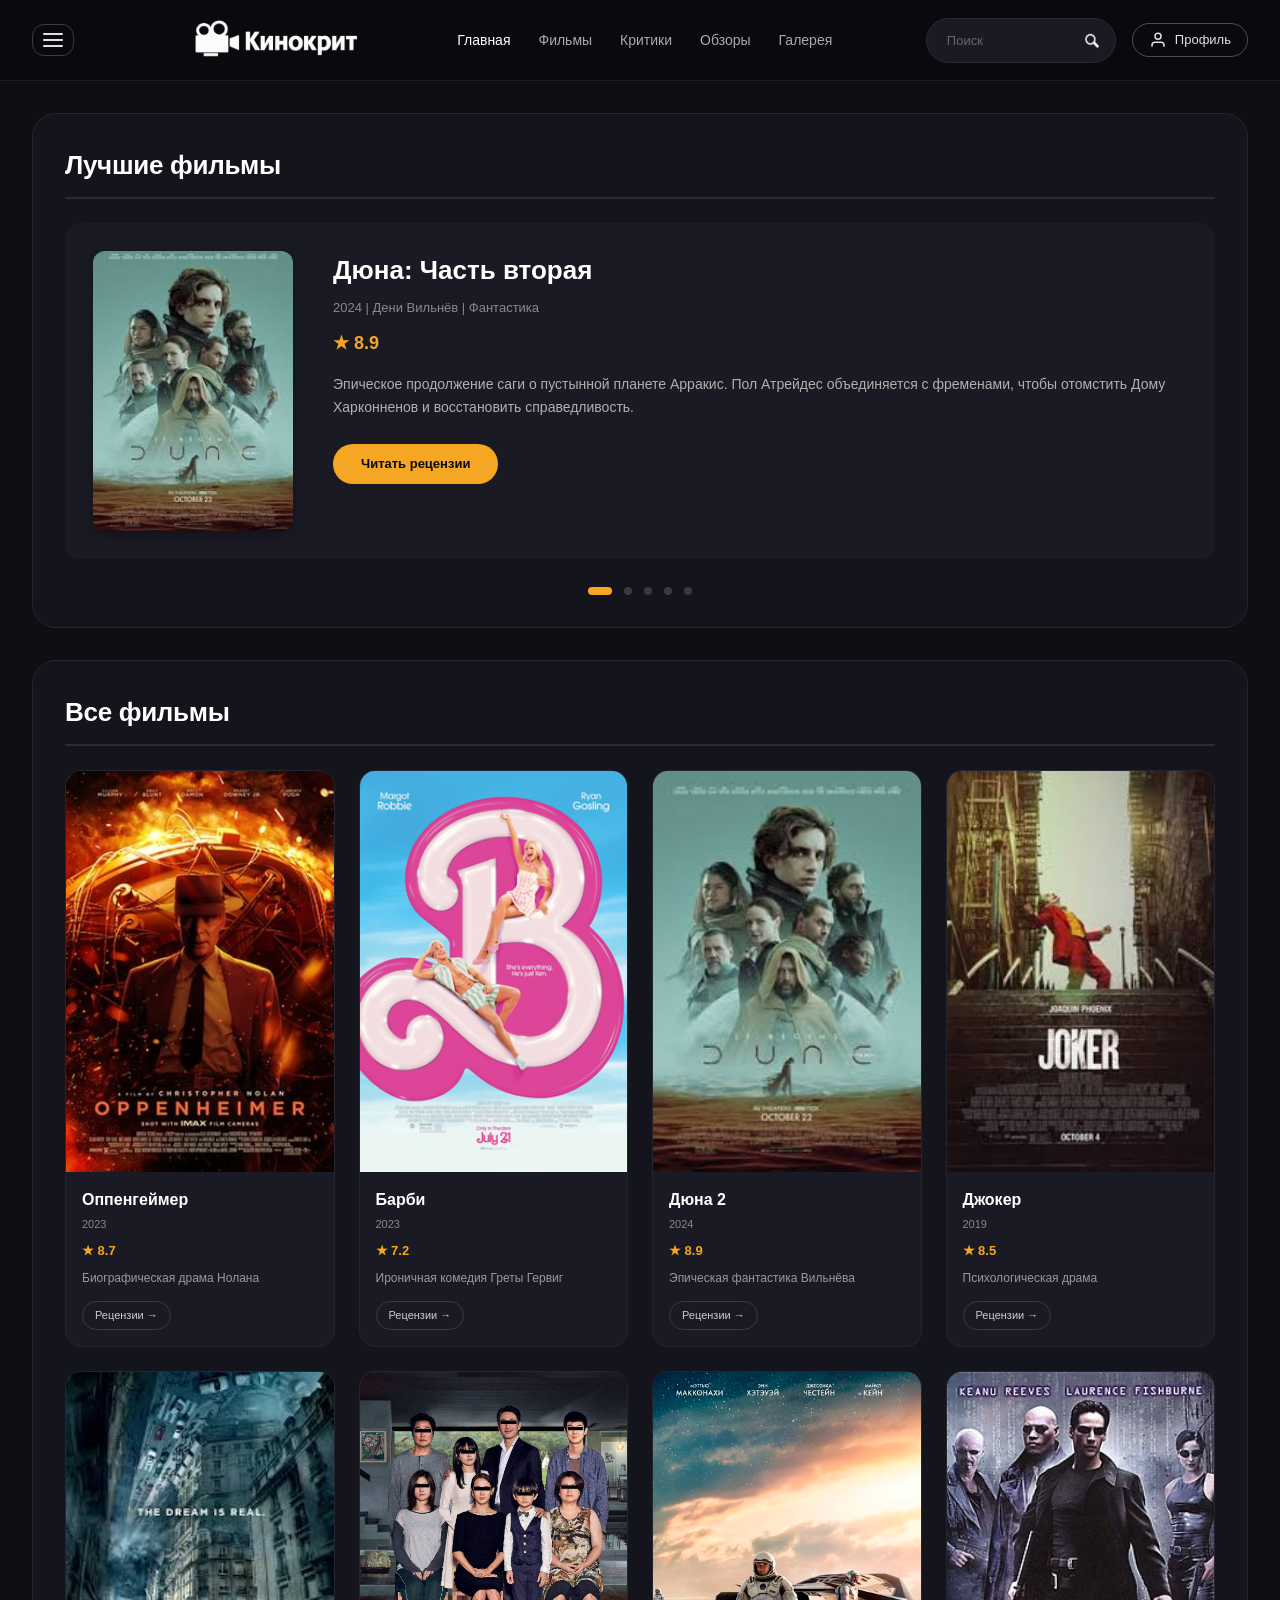
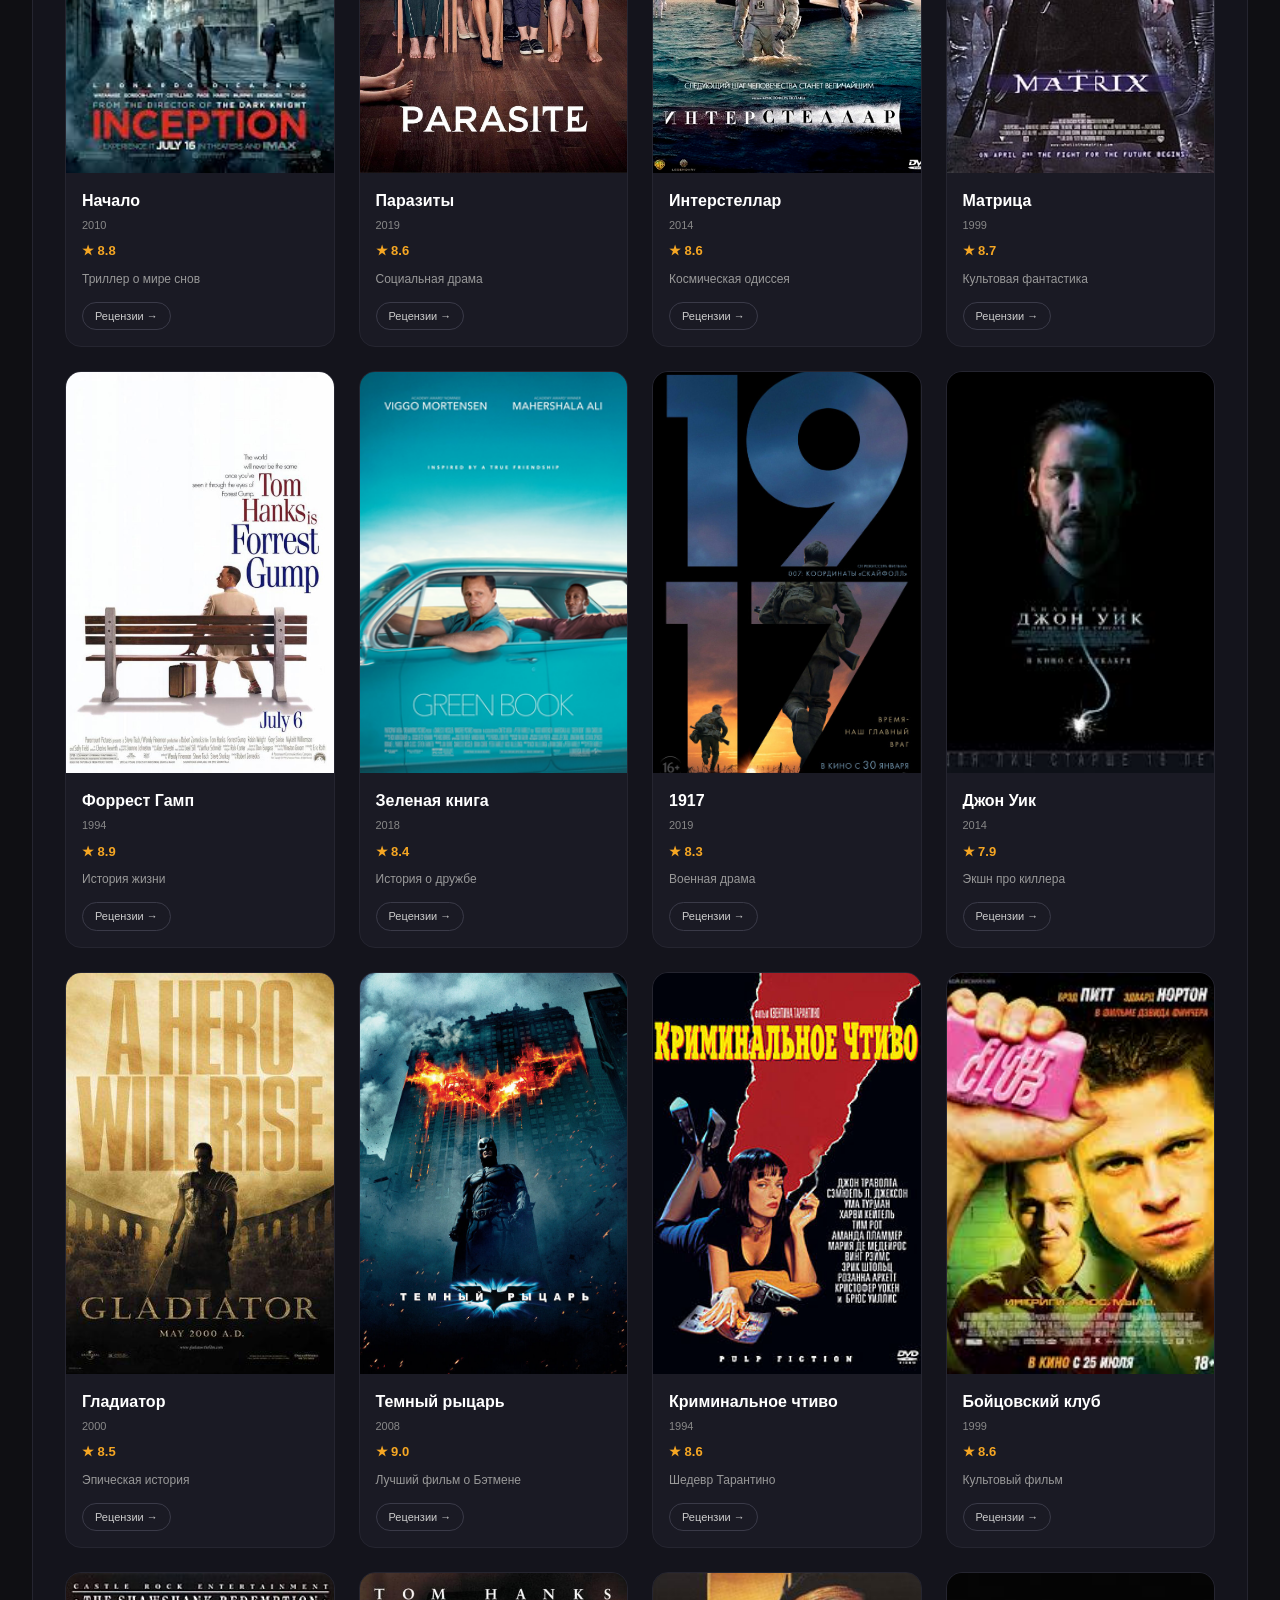
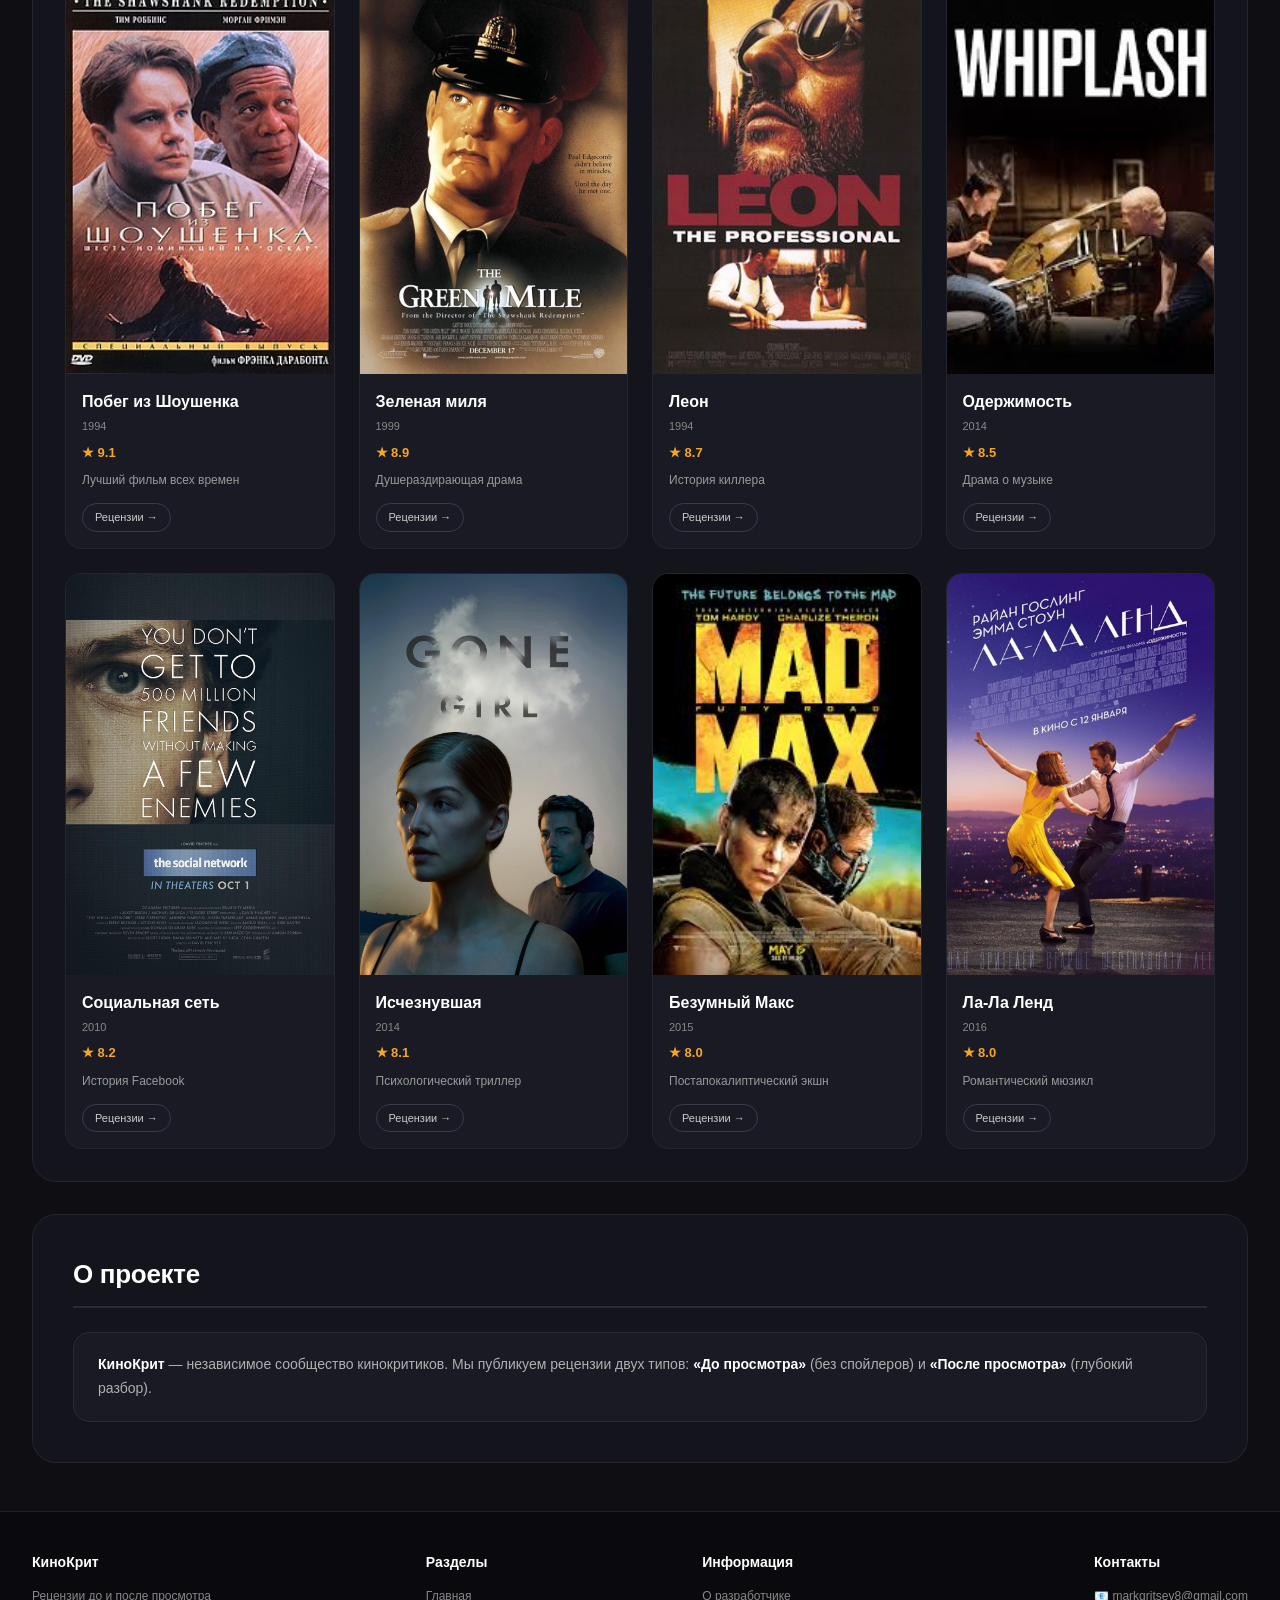
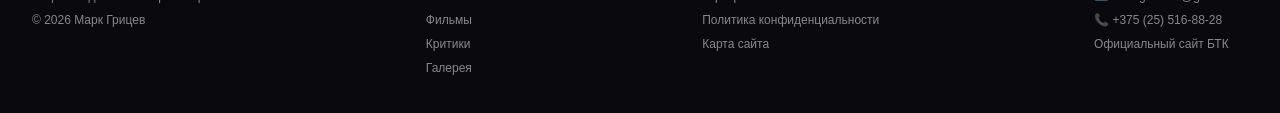
<file: index.html>
<!DOCTYPE html>
<html lang="ru">
<head>
    <meta charset="UTF-8">
    <meta name="viewport" content="width=device-width, initial-scale=1.0">
    <title>КиноКрит — каталог фильмов - Марк Грицев</title>
    <link rel="stylesheet" href="style.css">
    <link rel="icon" href="ImageFolder/logo.ico" type="image/png">
    <link rel="author" href="https://vk.com/stewqz">
</head>
<body>

<div class="wrapper">
    <header class="header">
        <div class="container header-container">
            
            
<div class="burger-dropdown">
    <input type="checkbox" id="burgerToggle" class="burger-toggle">
    <label for="burgerToggle" class="burger-btn">
        <span class="burger-line"></span>
        <span class="burger-line"></span>
        <span class="burger-line"></span>
    </label>
    
    <div class="burger-menu">
        <div class="burger-menu-header">
            <span class="burger-menu-title">Навигация</span>
            <label for="burgerToggle" class="burger-menu-close">&times;</label>
        </div>
        <div class="burger-menu-grid">
            <a href="index.html">Главная</a>
            <a href="404.html">Все фильмы</a>
            <a href="404.html">Новинки</a>
            
            
            <div class="burger-dropdown-sub">
                <span class="burger-parent">По жанрам ▼</span>
                <div class="burger-submenu">
                    <a href="404.html">Боевики</a>
                    <a href="404.html">Драмы</a>
                    <a href="404.html">Комедии</a>
                    <a href="404.html">Фантастика</a>
                    <a href="404.html">Триллеры</a>
                </div>
            </div>
            
            
            <div class="burger-dropdown-sub">
                <span class="burger-parent">По году ▼</span>
                <div class="burger-submenu">
                    <a href="404.html">2023-2025</a>
                    <a href="404.html">2010-2022</a>
                    <a href="404.html">2000-2009</a>
                    <a href="404.html">1990-1999</a>
                </div>
            </div>
            
            <a href="404.html">Критики</a>
            <a href="404.html">Топ критиков</a>
            <a href="404.html">Обзоры</a>
            <a href="gallery.html">Галерея</a>
        </div>
    </div>
</div>
            
            <div class="logo-area">
                <a href="index.html" class="logo-link">
                    <img src="ImageFolder/logo.png" alt="Логотип КиноКрит" class="logo-img">
                </a>
            </div>
            
            <nav class="main-nav">
                <ul class="nav-menu">
                    <li><a href="index.html" class="active">Главная</a></li>
                    <li class="dropdown">
                        <a href="404.html">Фильмы</a>
                        <div class="submenu">
                            <a href="404.html">Все фильмы</a>
                            <a href="404.html">Новинки</a>
                            <div class="dropdown-sub">
                                <a href="404.html">По жанрам</a>
                                <div class="submenu2">
                                    <a href="404.html">Боевики</a>
                                    <a href="404.html">Драмы</a>
                                    <a href="404.html">Комедии</a>
                                    <a href="404.html">Фантастика</a>
                                    <a href="404.html">Триллеры</a>
                                </div>
                            </div>
                            <div class="dropdown-sub">
                                <a href="404.html">По году</a>
                                <div class="submenu2">
                                    <a href="404.html">2023-2025</a>
                                    <a href="404.html">2010-2022</a>
                                    <a href="404.html">2000-2009</a>
                                    <a href="404.html">1990-1999</a>
                                </div>
                            </div>
                        </div>
                    </li>
                    <li class="dropdown">
                        <a href="404.html">Критики</a>
                        <div class="submenu">
                            <a href="404.html">Все критики</a>
                            <a href="404.html">Топ критиков</a>
                            <a href="404.html">Стать критиком</a>
                        </div>
                    </li>
                    <li><a href="404.html">Обзоры</a></li>
                    <li><a href="gallery.html">Галерея</a></li>
                </ul>
            </nav>
            
            <div class="header-right">
    <div class="search-box">
        <input type="text" placeholder="Поиск" class="search-input">
        <button class="search-btn">
            <img src="ImageFolder/search.png" alt="Поиск" width="20" height="20">
        </button>
    </div>
    
<label for="authModalToggle" class="profile-btn">
    <svg class="profile-icon" viewBox="0 0 24 24" fill="none" stroke="currentColor" stroke-width="2">
        <path d="M20 21v-2a4 4 0 0 0-4-4H8a4 4 0 0 0-4 4v2"/>
        <circle cx="12" cy="7" r="4"/>
    </svg>
    <span>Профиль</span>
</label>
</div>
        </div>
    </header>
    
    <main class="main">
        <div class="container">
            <div class="carousel-wrapper">
                <h2 class="section-title">Лучшие фильмы</h2>
                
                <input type="radio" name="carousel" id="slide1" class="carousel-radio" checked>
                <input type="radio" name="carousel" id="slide2" class="carousel-radio">
                <input type="radio" name="carousel" id="slide3" class="carousel-radio">
                <input type="radio" name="carousel" id="slide4" class="carousel-radio">
                <input type="radio" name="carousel" id="slide5" class="carousel-radio">
                
                <div class="carousel-container">
                    <div class="carousel-slides">
                        <div class="carousel-slide">
                            <div class="featured-card">
                                <div class="featured-poster"><img src="ImageFolder/dune.jpg" alt="Постер фильма Дюна: Часть вторая"></div>
                                <div class="featured-info">
                                    <h3>Дюна: Часть вторая</h3>
                                    <div class="featured-meta">2024 | Дени Вильнёв | Фантастика</div>
                                    <div class="featured-rating">★ 8.9</div>
                                    <p>Эпическое продолжение саги о пустынной планете Арракис. Пол Атрейдес объединяется с фременами, чтобы отомстить Дому Харконненов и восстановить справедливость.</p>
                                    <a href="404.html" class="featured-btn">Читать рецензии</a>
                                </div>
                            </div>
                        </div>
                        <div class="carousel-slide">
                            <div class="featured-card">
                                <div class="featured-poster"><img src="ImageFolder/oppenheimer.jpg" alt="Постер фильма Оппенгеймер"></div>
                                <div class="featured-info">
                                    <h3>Оппенгеймер</h3>
                                    <div class="featured-meta">2023 | Кристофер Нолан | Биография / Драма</div>
                                    <div class="featured-rating">★ 8.7</div>
                                    <p>История Роберта Оппенгеймера — гениального физика, создавшего атомную бомбу.</p>
                                    <a href="404.html" class="featured-btn">Читать рецензии</a>
                                </div>
                            </div>
                        </div>
                        <div class="carousel-slide">
                            <div class="featured-card">
                                <div class="featured-poster"><img src="ImageFolder/joker.jpg" alt="Постер фильма Джокер"></div>
                                <div class="featured-info">
                                    <h3>Джокер</h3>
                                    <div class="featured-meta">2019 | Тодд Филлипс | Триллер / Драма</div>
                                    <div class="featured-rating">★ 8.5</div>
                                    <p>Психологическая драма о становлении культового злодея.</p>
                                    <a href="404.html" class="featured-btn">Читать рецензии</a>
                                </div>
                            </div>
                        </div>
                        <div class="carousel-slide">
                            <div class="featured-card">
                                <div class="featured-poster"><img src="ImageFolder/inception.jpg" alt="Постер фильма Начало"></div>
                                <div class="featured-info">
                                    <h3>Начало</h3>
                                    <div class="featured-meta">2010 | Кристофер Нолан | Фантастика / Боевик</div>
                                    <div class="featured-rating">★ 8.8</div>
                                    <p>Кобб — лучший вор, способный проникать в чужие сны.</p>
                                    <a href="404.html" class="featured-btn">Читать рецензии</a>
                                </div>
                            </div>
                        </div>
                        <div class="carousel-slide">
                            <div class="featured-card">
                                <div class="featured-poster"><img src="ImageFolder/parasites.jpg" alt="Постер фильма Паразиты"></div>
                                <div class="featured-info">
                                    <h3>Паразиты</h3>
                                    <div class="featured-meta">2019 | Пон Джун Хо | Драма / Триллер</div>
                                    <div class="featured-rating">★ 8.6</div>
                                    <p>Семья безработных постепенно проникает в дом богатых.</p>
                                    <a href="404.html" class="featured-btn">Читать рецензии</a>
                                </div>
                            </div>
                        </div>
                    </div>
                </div>
                
                <div class="carousel-nav">
                    <label for="slide1" class="dot"></label>
                    <label for="slide2" class="dot"></label>
                    <label for="slide3" class="dot"></label>
                    <label for="slide4" class="dot"></label>
                    <label for="slide5" class="dot"></label>
                </div>
            </div>
            
            <div class="movies-section">
                <h2 class="section-title">Все фильмы</h2>
                   <div class="movies-grid">
                    <div class="movie-card"><div class="movie-poster"><img src="ImageFolder/oppenheimer.jpg" alt="Постер фильма Оппенгеймер" title="Оппенгеймер"></div><div class="movie-content"><h3>Оппенгеймер</h3><div class="movie-year">2023</div><div class="movie-rating">★ 8.7</div><p>Биографическая драма Нолана</p><a href="#" class="movie-link" title="Рецензии на Оппенгеймер">Рецензии →</a></div></div>
                    <div class="movie-card"><div class="movie-poster"><img src="ImageFolder/barbie.jpg" alt="Постер фильма Барби" title="Барби"></div><div class="movie-content"><h3>Барби</h3><div class="movie-year">2023</div><div class="movie-rating">★ 7.2</div><p>Ироничная комедия Греты Гервиг</p><a href="#" class="movie-link" title="Рецензии на Барби">Рецензии →</a></div></div>
                    <div class="movie-card"><div class="movie-poster"><img src="ImageFolder/dune.jpg" alt="Постер фильма Дюна 2" title="Дюна 2"></div><div class="movie-content"><h3>Дюна 2</h3><div class="movie-year">2024</div><div class="movie-rating">★ 8.9</div><p>Эпическая фантастика Вильнёва</p><a href="#" class="movie-link" title="Рецензии на Дюну">Рецензии →</a></div></div>
                    <div class="movie-card"><div class="movie-poster"><img src="ImageFolder/joker.jpg" alt="Постер фильма Джокер" title="Джокер"></div><div class="movie-content"><h3>Джокер</h3><div class="movie-year">2019</div><div class="movie-rating">★ 8.5</div><p>Психологическая драма</p><a href="#" class="movie-link" title="Рецензии на Джокера">Рецензии →</a></div></div>
                    
                    <div class="movie-card"><div class="movie-poster"><img src="ImageFolder/inception.jpg" alt="Постер фильма Начало" title="Начало"></div><div class="movie-content"><h3>Начало</h3><div class="movie-year">2010</div><div class="movie-rating">★ 8.8</div><p>Триллер о мире снов</p><a href="#" class="movie-link" title="Рецензии на Начало">Рецензии →</a></div></div>
                    <div class="movie-card"><div class="movie-poster"><img src="ImageFolder/parasites.jpg" alt="Постер фильма Паразиты" title="Паразиты"></div><div class="movie-content"><h3>Паразиты</h3><div class="movie-year">2019</div><div class="movie-rating">★ 8.6</div><p>Социальная драма</p><a href="#" class="movie-link" title="Рецензии на Паразитов">Рецензии →</a></div></div>
                    <div class="movie-card"><div class="movie-poster"><img src="ImageFolder/interstellar.jpg" alt="Постер фильма Интерстеллар" title="Интерстеллар"></div><div class="movie-content"><h3>Интерстеллар</h3><div class="movie-year">2014</div><div class="movie-rating">★ 8.6</div><p>Космическая одиссея</p><a href="#" class="movie-link" title="Рецензии на Интерстеллар">Рецензии →</a></div></div>
                    <div class="movie-card"><div class="movie-poster"><img src="ImageFolder/matrix.jpg" alt="Постер фильма Матрица" title="Матрица"></div><div class="movie-content"><h3>Матрица</h3><div class="movie-year">1999</div><div class="movie-rating">★ 8.7</div><p>Культовая фантастика</p><a href="#" class="movie-link" title="Рецензии на Матрицу">Рецензии →</a></div></div>
                    
                    <div class="movie-card"><div class="movie-poster"><img src="ImageFolder/forrest.jpg" alt="Постер фильма Форрест Гамп" title="Форрест Гамп"></div><div class="movie-content"><h3>Форрест Гамп</h3><div class="movie-year">1994</div><div class="movie-rating">★ 8.9</div><p>История жизни</p><a href="#" class="movie-link" title="Рецензии на Форреста Гампа">Рецензии →</a></div></div>
                    <div class="movie-card"><div class="movie-poster"><img src="ImageFolder/greenbook.jpg" alt="Постер фильма Зеленая книга" title="Зеленая книга"></div><div class="movie-content"><h3>Зеленая книга</h3><div class="movie-year">2018</div><div class="movie-rating">★ 8.4</div><p>История о дружбе</p><a href="#" class="movie-link" title="Рецензии на Зеленую книгу">Рецензии →</a></div></div>
                    <div class="movie-card"><div class="movie-poster"><img src="ImageFolder/1917.jpg" alt="Постер фильма 1917" title="1917"></div><div class="movie-content"><h3>1917</h3><div class="movie-year">2019</div><div class="movie-rating">★ 8.3</div><p>Военная драма</p><a href="#" class="movie-link" title="Рецензии на 1917">Рецензии →</a></div></div>
                    <div class="movie-card"><div class="movie-poster"><img src="ImageFolder/johnwick.jpg" alt="Постер фильма Джон Уик" title="Джон Уик"></div><div class="movie-content"><h3>Джон Уик</h3><div class="movie-year">2014</div><div class="movie-rating">★ 7.9</div><p>Экшн про киллера</p><a href="#" class="movie-link" title="Рецензии на Джона Уика">Рецензии →</a></div></div>
                    
                    <div class="movie-card"><div class="movie-poster"><img src="ImageFolder/gladiator.jpg" alt="Постер фильма Гладиатор" title="Гладиатор"></div><div class="movie-content"><h3>Гладиатор</h3><div class="movie-year">2000</div><div class="movie-rating">★ 8.5</div><p>Эпическая история</p><a href="#" class="movie-link" title="Рецензии на Гладиатора">Рецензии →</a></div></div>
                    <div class="movie-card"><div class="movie-poster"><img src="ImageFolder/darkknight.jpg" alt="Постер фильма Темный рыцарь" title="Темный рыцарь"></div><div class="movie-content"><h3>Темный рыцарь</h3><div class="movie-year">2008</div><div class="movie-rating">★ 9.0</div><p>Лучший фильм о Бэтмене</p><a href="#" class="movie-link" title="Рецензии на Темного рыцаря">Рецензии →</a></div></div>
                    <div class="movie-card"><div class="movie-poster"><img src="ImageFolder/pulpfiction.jpg" alt="Постер фильма Криминальное чтиво" title="Криминальное чтиво"></div><div class="movie-content"><h3>Криминальное чтиво</h3><div class="movie-year">1994</div><div class="movie-rating">★ 8.6</div><p>Шедевр Тарантино</p><a href="#" class="movie-link" title="Рецензии на Криминальное чтиво">Рецензии →</a></div></div>
                    <div class="movie-card"><div class="movie-poster"><img src="ImageFolder/fightclub.jpg" alt="Постер фильма Бойцовский клуб" title="Бойцовский клуб"></div><div class="movie-content"><h3>Бойцовский клуб</h3><div class="movie-year">1999</div><div class="movie-rating">★ 8.6</div><p>Культовый фильм</p><a href="#" class="movie-link" title="Рецензии на Бойцовский клуб">Рецензии →</a></div></div>
                    
                    <div class="movie-card"><div class="movie-poster"><img src="ImageFolder/shawshank.jpg" alt="Постер фильма Побег из Шоушенка" title="Побег из Шоушенка"></div><div class="movie-content"><h3>Побег из Шоушенка</h3><div class="movie-year">1994</div><div class="movie-rating">★ 9.1</div><p>Лучший фильм всех времен</p><a href="#" class="movie-link" title="Рецензии на Побег из Шоушенка">Рецензии →</a></div></div>
                    <div class="movie-card"><div class="movie-poster"><img src="ImageFolder/greenmile.jpg" alt="Постер фильма Зеленая миля" title="Зеленая миля"></div><div class="movie-content"><h3>Зеленая миля</h3><div class="movie-year">1999</div><div class="movie-rating">★ 8.9</div><p>Душераздирающая драма</p><a href="#" class="movie-link" title="Рецензии на Зеленую милю">Рецензии →</a></div></div>
                    <div class="movie-card"><div class="movie-poster"><img src="ImageFolder/leon.jpg" alt="Постер фильма Леон" title="Леон"></div><div class="movie-content"><h3>Леон</h3><div class="movie-year">1994</div><div class="movie-rating">★ 8.7</div><p>История киллера</p><a href="#" class="movie-link" title="Рецензии на Леона">Рецензии →</a></div></div>
                    <div class="movie-card"><div class="movie-poster"><img src="ImageFolder/whiplash.jpg" alt="Постер фильма Одержимость" title="Одержимость"></div><div class="movie-content"><h3>Одержимость</h3><div class="movie-year">2014</div><div class="movie-rating">★ 8.5</div><p>Драма о музыке</p><a href="#" class="movie-link" title="Рецензии на Одержимость">Рецензии →</a></div></div>
                    
                    <div class="movie-card"><div class="movie-poster"><img src="ImageFolder/socialnetwork.jpg" alt="Постер фильма Социальная сеть" title="Социальная сеть"></div><div class="movie-content"><h3>Социальная сеть</h3><div class="movie-year">2010</div><div class="movie-rating">★ 8.2</div><p>История Facebook</p><a href="#" class="movie-link" title="Рецензии на Социальную сеть">Рецензии →</a></div></div>
                    <div class="movie-card"><div class="movie-poster"><img src="ImageFolder/gonegirl.jpg" alt="Постер фильма Исчезнувшая" title="Исчезнувшая"></div><div class="movie-content"><h3>Исчезнувшая</h3><div class="movie-year">2014</div><div class="movie-rating">★ 8.1</div><p>Психологический триллер</p><a href="#" class="movie-link" title="Рецензии на Исчезнувшую">Рецензии →</a></div></div>
                    <div class="movie-card"><div class="movie-poster"><img src="ImageFolder/madmax.jpg" alt="Постер фильма Безумный Макс" title="Безумный Макс"></div><div class="movie-content"><h3>Безумный Макс</h3><div class="movie-year">2015</div><div class="movie-rating">★ 8.0</div><p>Постапокалиптический экшн</p><a href="#" class="movie-link" title="Рецензии на Безумного Макса">Рецензии →</a></div></div>
                    <div class="movie-card"><div class="movie-poster"><img src="ImageFolder/lalaland.jpg" alt="Постер фильма Ла-Ла Ленд" title="Ла-Ла Ленд"></div><div class="movie-content"><h3>Ла-Ла Ленд</h3><div class="movie-year">2016</div><div class="movie-rating">★ 8.0</div><p>Романтический мюзикл</p><a href="#" class="movie-link" title="Рецензии на Ла-Ла Ленд">Рецензии →</a></div></div>
                </div>
            </div>
            
            <div class="about-section">
                <h2 class="section-title">О проекте</h2>
                <div class="about-card">
                    <p><strong>КиноКрит</strong> — независимое сообщество кинокритиков. Мы публикуем рецензии двух типов: <strong>«До просмотра»</strong> (без спойлеров) и <strong>«После просмотра»</strong> (глубокий разбор).</p>
                </div>
            </div>
        </div>
    </main>
    
       <footer class="footer">
            <div class="container footer-container">
                <div class="footer-col">
                    <h4>КиноКрит</h4>
                    <p>Рецензии до и после просмотра</p>
                    <p>© 2026 Марк Грицев</p>
                </div>
                <div class="footer-col">
                    <h4>Разделы</h4>
                    <ul>
                        <li><a href="index.html">Главная</a></li>
                        <li><a href="404.html">Фильмы</a></li>
                        <li><a href="404.html">Критики</a></li>
                        <li><a href="gallery.html">Галерея</a></li>
                    </ul>
                </div>
                <div class="footer-col">
                    <h4>Информация</h4>
                    <ul>
                        <li><a href="aboutme.html">О разработчике</a></li>
                        <li><a href="confid.html">Политика конфиденциальности</a></li>
                        <li><a href="sitemap.html">Карта сайта</a></li>
                       
                    </ul>
                </div>
                <div class="footer-col">
                    <h4>Контакты</h4>
                    <p>📧 markgritsev8@gmail.com</p>
                    <p>📞 +375 (25) 516-88-28</p>
                    <p><a href="https://www.bartc.by">Официальный сайт БТК</a></p>
                </div>
            </div>
        </footer>
</div>
<input type="checkbox" id="authModalToggle" style="display: none;">
<input type="radio" name="authTab" id="tabLogin" class="auth-tab-input" checked>
<input type="radio" name="authTab" id="tabRegister" class="auth-tab-input">

<div class="auth-modal">
    <div class="golden-ticket">
       <div class="golden-ticket">
      

    <div class="ticket-inner">
        ...
    </div>
</div>
        
        <div class="film-notch top-notch"></div>
        <div class="film-notch bottom-notch"></div>
        
        <div class="ticket-inner">
            <div class="ticket-header">
                <h3>КИНОКРИТ</h3>
                <div class="ticket-gold-line"></div>
                <label for="authModalToggle" class="ticket-close">✕</label>
            </div>
            
            <div class="ticket-tabs">
                <label for="tabLogin" class="tab-btn">ВХОД</label>
                <label for="tabRegister" class="tab-btn">РЕГИСТРАЦИЯ</label>
                <div class="tab-slider"></div>
            </div>
            
            
            <form action="404.html" method="get" class="auth-form login-form">
                <div class="film-frame">
                    <div class="input-group">
                        <input type="text" id="loginName" required>
                        <label>Логин</label>
                        <div class="input-line"></div>
                    </div>
                    
                    <div class="input-group">
                        <input type="password" id="loginPass" required>
                        <label>Пароль</label>
                        <div class="input-line"></div>
                    </div>
                    
                    <button type="submit" class="ticket-btn">
                        <span>ПОЛУЧИТЬ БИЛЕТ</span>
                        <div class="btn-glow"></div>
                    </button>
                </div>
            </form>
            
            
            <form action="404.html" method="get" class="auth-form register-form">
                <div class="film-frame">
                    <div class="input-group">
                        <input type="text" id="regNickname" required>
                        <label>Никнейм</label>
                        <div class="input-line"></div>
                    </div>
                    
                    <div class="input-group">
                        <input type="email" id="regEmail" required>
                        <label>Email</label>
                        <div class="input-line"></div>
                    </div>
                    
                    <div class="input-group">
                        <input type="password" id="regPass" required>
                        <label>Пароль</label>
                        <div class="input-line"></div>
                    </div>
                    
                    <div class="input-group">
                        <input type="password" id="regConfirm" required>
                        <label>Подтверждение</label>
                        <div class="input-line"></div>
                    </div>
                    
                    <div class="genres-block">
                        <span class="genres-title">ЛЮБИМЫЕ ЖАНРЫ</span>
                       <div class="genres-grid">
    <label class="genre-chip"><input type="checkbox"><span>Боевик</span></label>
    <label class="genre-chip"><input type="checkbox"><span>Драма</span></label>
    <label class="genre-chip"><input type="checkbox"><span>Комедия</span></label>
    <label class="genre-chip"><input type="checkbox"><span>Фантастика</span></label>
    <label class="genre-chip"><input type="checkbox"><span>Триллер</span></label>
    <label class="genre-chip"><input type="checkbox"><span>Ужасы</span></label>
    <label class="genre-chip"><input type="checkbox"><span>Мелодрама</span></label>
    <label class="genre-chip"><input type="checkbox"><span>Криминал</span></label>
    <label class="genre-chip"><input type="checkbox"><span>Приключения</span></label>
    <label class="genre-chip"><input type="checkbox"><span>Аниме</span></label>
    <label class="genre-chip"><input type="checkbox"><span>Детектив</span></label>
    <label class="genre-chip"><input type="checkbox"><span>Вестерн</span></label>
    <label class="genre-chip"><input type="checkbox"><span>Нуар</span></label>
    <label class="genre-chip"><input type="checkbox"><span>Мюзикл</span></label>
    <label class="genre-chip"><input type="checkbox"><span>Спорт</span></label>
    <label class="genre-chip"><input type="checkbox"><span>Биография</span></label>
</div>
                    </div>
                    
                    <div class="input-group">
                        <input type="text" id="favFilm" placeholder=" ">
                        <label>Любимый фильм</label>
                        <div class="input-line"></div>
                    </div>
                    
                    <div class="terms-check">
                        <input type="checkbox" id="terms" required>
                        <label for="terms">Согласен с правилами</label>
                    </div>
                    
                    <button type="submit" class="ticket-btn">
                        <span>ЗАБРОНИРОВАТЬ</span>
                        <div class="btn-glow"></div>
                    </button>
                </div>
            </form>
            
            <div class="ticket-footer">
                <div class="ticket-code">✦ 2025 KINOCRIT ✦</div>
            </div>
        </div>
    </div>
</div>
</body>
</html>
</file>
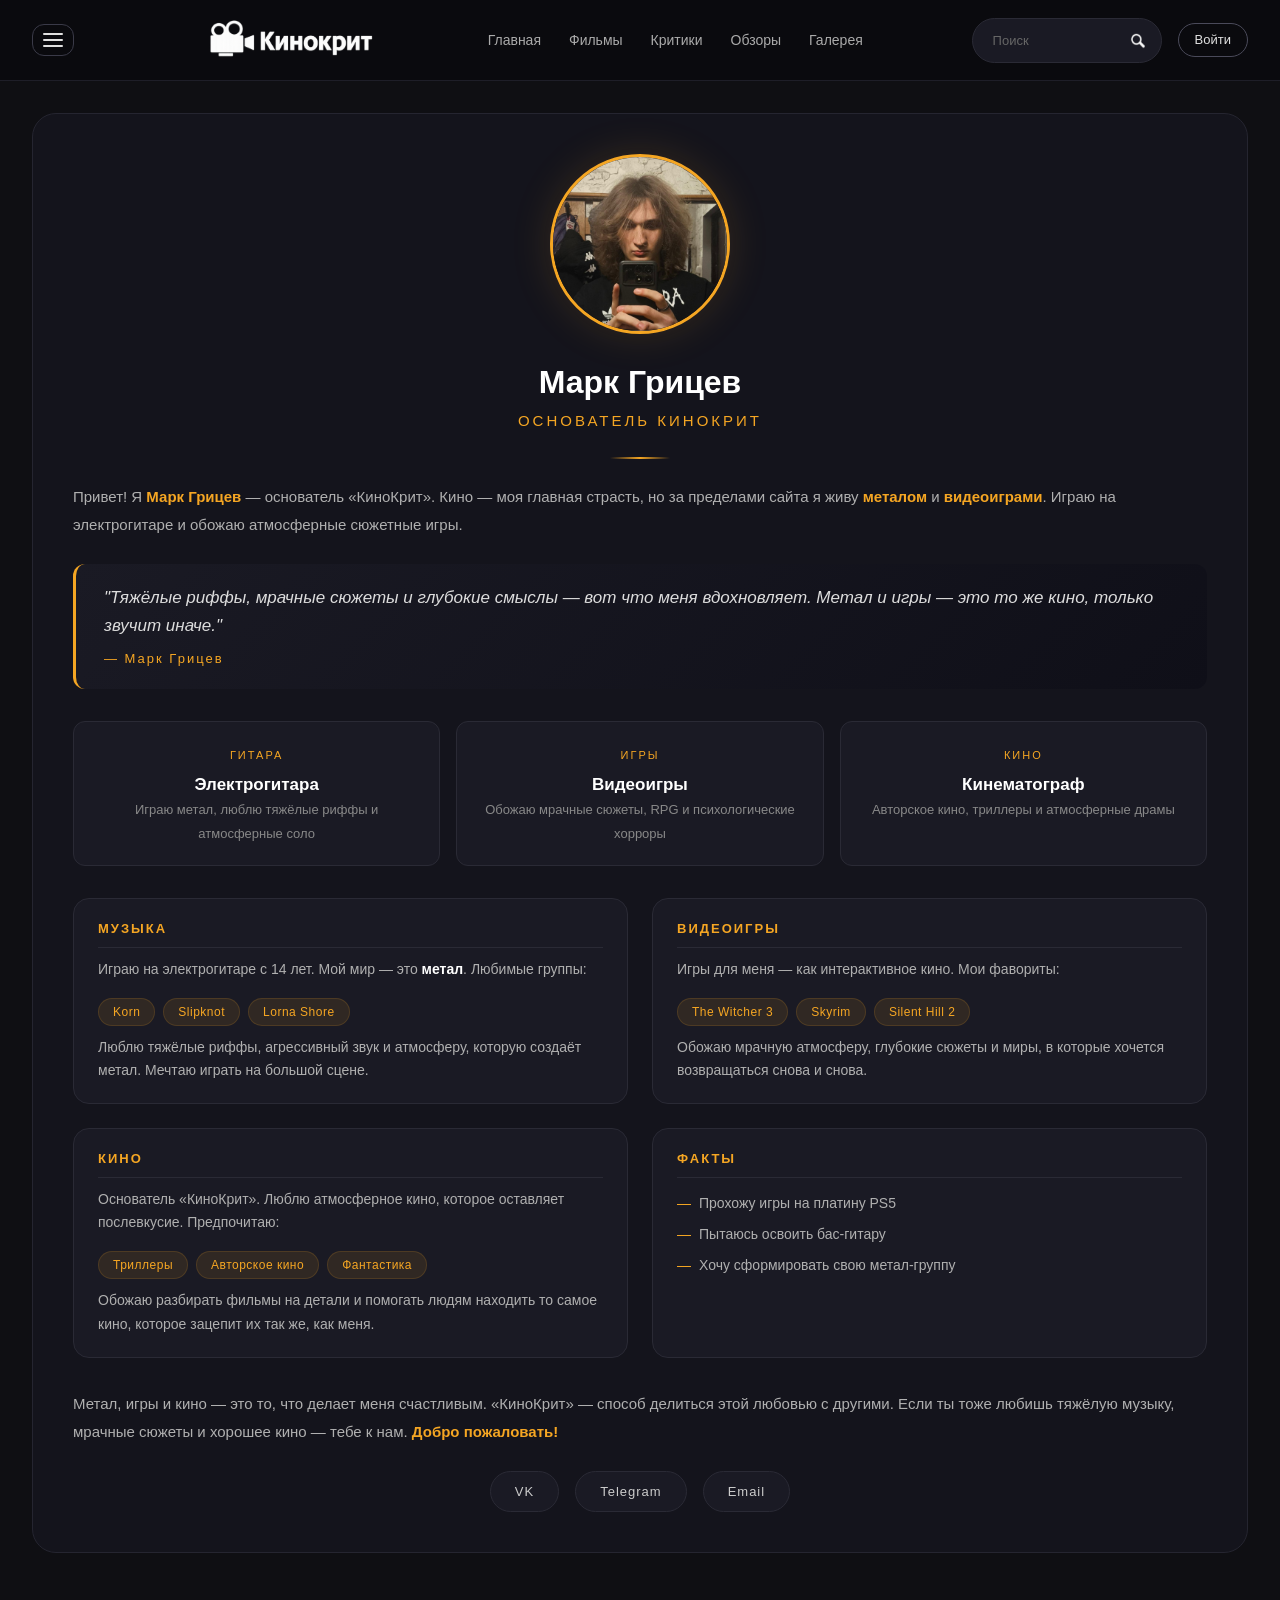
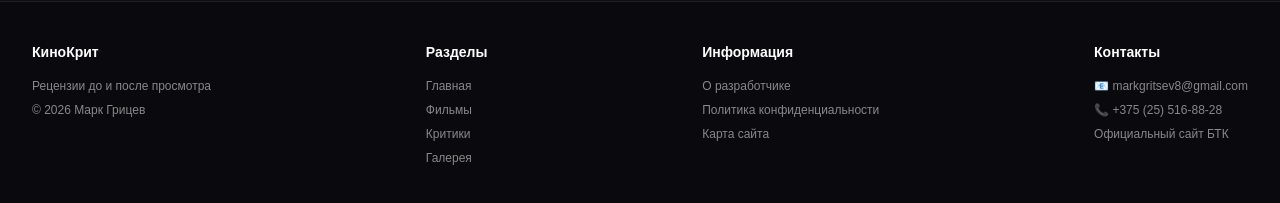
<file: aboutme.html>
<!DOCTYPE html>
<html lang="ru">
<head>
    <meta charset="UTF-8">
    <meta name="viewport" content="width=device-width, initial-scale=1.0">
    <title>КиноКрит — О разработчике</title>
    <link rel="stylesheet" href="style.css">
    <link rel="icon" href="ImageFolder/logo.ico" type="image/png">

</head>
<body>

    <div class="wrapper">
        <header class="header">
            <div class="container header-container">
                <div class="burger-dropdown">
    <input type="checkbox" id="burgerToggle" class="burger-toggle">
    <label for="burgerToggle" class="burger-btn">
        <span class="burger-line"></span>
        <span class="burger-line"></span>
        <span class="burger-line"></span>
    </label>
    
    <div class="burger-menu">
        <div class="burger-menu-header">
            <span class="burger-menu-title">Навигация</span>
            <label for="burgerToggle" class="burger-menu-close">&times;</label>
        </div>
        <div class="burger-menu-grid">
            <a href="index.html">Главная</a>
            <a href="404.html">Все фильмы</a>
            <a href="404.html">Новинки</a>
            
            
            <div class="burger-dropdown-sub">
                <span class="burger-parent">По жанрам ▼</span>
                <div class="burger-submenu">
                    <a href="404.html">Боевики</a>
                    <a href="404.html">Драмы</a>
                    <a href="404.html">Комедии</a>
                    <a href="404.html">Фантастика</a>
                    <a href="404.html">Триллеры</a>
                </div>
            </div>
            
            
            <div class="burger-dropdown-sub">
                <span class="burger-parent">По году ▼</span>
                <div class="burger-submenu">
                    <a href="404.html">2023-2025</a>
                    <a href="404.html">2010-2022</a>
                    <a href="404.html">2000-2009</a>
                    <a href="404.html">1990-1999</a>
                </div>
            </div>
            
            <a href="404.html">Критики</a>
            <a href="404.html">Топ критиков</a>
            <a href="404.html">Обзоры</a>
            <a href="gallery.html">Галерея</a>
        </div>
    </div>
</div>
                <div class="logo-area">
                    <a href="index.html" class="logo-link">
                        <img src="ImageFolder/logo.png" alt="Логотип КиноКрит" class="logo-img">
                    </a>
                </div>
                <nav class="main-nav">
                    <ul class="nav-menu">
                        <li><a href="index.html">Главная</a></li>
                        <li class="dropdown">
                            <a href="404.html">Фильмы</a>
                            <div class="submenu">
                                <a href="404.html">Все фильмы</a>
                                <a href="404.html">Новинки</a>
                                <div class="dropdown-sub">
                                    <a href="404.html">По жанрам</a>
                                    <div class="submenu2">
                                        <a href="404.html">Боевики</a>
                                        <a href="404.html">Драмы</a>
                                        <a href="404.html">Комедии</a>
                                        <a href="404.html">Фантастика</a>
                                        <a href="404.html">Триллеры</a>
                                    </div>
                                </div>
                                <div class="dropdown-sub">
                                    <a href="404.html">По году</a>
                                    <div class="submenu2">
                                        <a href="404.html">2023-2025</a>
                                        <a href="404.html">2010-2022</a>
                                        <a href="404.html">2000-2009</a>
                                        <a href="404.html">1990-1999</a>
                                    </div>
                                </div>
                            </div>
                        </li>
                        <li class="dropdown">
                            <a href="404.html">Критики</a>
                            <div class="submenu">
                                <a href="404.html">Все критики</a>
                                <a href="404.html">Топ критиков</a>
                                <a href="404.html">Стать критиком</a>
                            </div>
                        </li>
                        <li><a href="404.html">Обзоры</a></li>
                        <li><a href="gallery.html">Галерея</a></li>
                    </ul>
                </nav>
                <div class="header-right">
                    <div class="search-box">
                        <input type="text" placeholder="Поиск" class="search-input">
                        <button class="search-btn">
                            <img src="ImageFolder/search.png" alt="Поиск" width="20" height="20">
                        </button>
                    </div>
                    <a href="#" class="login-btn">Войти</a>
                </div>
            </div>
        </header>

        <main class="main">
            <div class="container">
                <div class="about-section">
                    <img src="ImageFolder/avatar.jpg" alt="Марк Грицев" class="about-avatar">
                    <h1 class="about-name">Марк Грицев</h1>
                    <p class="about-role">Основатель КиноКрит</p>
                    <div class="about-divider"></div>

                    <div class="about-text">
                        <p>Привет! Я <strong>Марк Грицев</strong> — основатель «КиноКрит». Кино — моя главная страсть, но за пределами сайта я живу <strong>металом</strong> и <strong>видеоиграми</strong>. Играю на электрогитаре и обожаю атмосферные сюжетные игры.</p>
                    </div>

                    <div class="about-quote">
                        <p>"Тяжёлые риффы, мрачные сюжеты и глубокие смыслы — вот что меня вдохновляет. Метал и игры — это то же кино, только звучит иначе."</p>
                        <span>— Марк Грицев</span>
                    </div>

                    <div class="about-hobbies">
                        <div class="hobby">
                            <span class="label">Гитара</span>
                            <span class="name">Электрогитара</span>
                            <span class="desc">Играю метал, люблю тяжёлые риффы и атмосферные соло</span>
                        </div>
                        <div class="hobby">
                            <span class="label">Игры</span>
                            <span class="name">Видеоигры</span>
                            <span class="desc">Обожаю мрачные сюжеты, RPG и психологические хорроры</span>
                        </div>
                        <div class="hobby">
                            <span class="label">Кино</span>
                            <span class="name">Кинематограф</span>
                            <span class="desc">Авторское кино, триллеры и атмосферные драмы</span>
                        </div>
                    </div>

                    <div class="about-grid">
                        <div class="about-card">
                            <h3>Музыка</h3>
                            <p>Играю на электрогитаре с 14 лет. Мой мир — это <strong>метал</strong>. Любимые группы:</p>
                            <div class="genre-tags">
                                <span>Korn</span>
                                <span>Slipknot</span>
                                <span>Lorna Shore</span>
                            </div>
                            <p style="margin-top:10px;">Люблю тяжёлые риффы, агрессивный звук и атмосферу, которую создаёт метал. Мечтаю играть на большой сцене.</p>
                        </div>
                        <div class="about-card">
                            <h3>Видеоигры</h3>
                            <p>Игры для меня — как интерактивное кино. Мои фавориты:</p>
                            <div class="genre-tags">
                                <span>The Witcher 3</span>
                                <span>Skyrim</span>
                                <span>Silent Hill 2</span>
                            </div>
                            <p style="margin-top:10px;">Обожаю мрачную атмосферу, глубокие сюжеты и миры, в которые хочется возвращаться снова и снова.</p>
                        </div>
                        <div class="about-card">
                            <h3>Кино</h3>
                            <p>Основатель «КиноКрит». Люблю атмосферное кино, которое оставляет послевкусие. Предпочитаю:</p>
                            <div class="genre-tags">
                                <span>Триллеры</span>
                                <span>Авторское кино</span>
                                <span>Фантастика</span>
                            </div>
                            <p style="margin-top:10px;">Обожаю разбирать фильмы на детали и помогать людям находить то самое кино, которое зацепит их так же, как меня.</p>
                        </div>
                        <div class="about-card">
                            <h3>Факты</h3>
                            <ul>
                                <li>Прохожу игры на платину PS5</li>
                                <li>Пытаюсь освоить бас-гитару</li>
                                <li>Хочу сформировать свою метал-группу</li>
                            </ul>
                        </div>
                    </div>

                    <div class="about-text">
                        <p>Метал, игры и кино — это то, что делает меня счастливым. «КиноКрит» — способ делиться этой любовью с другими. Если ты тоже любишь тяжёлую музыку, мрачные сюжеты и хорошее кино — тебе к нам. <strong>Добро пожаловать!</strong></p>
                    </div>

                    <div class="social-links">
                        <a href="https://vk.ru/stewqz" target="_blank">VK</a>
                        <a href="https://t.me/Stewqz" target="_blank">Telegram</a>
                        <a href="mailto:markgritsev8@gmail.com">Email</a>
                    </div>
                </div>
            </div>
        </main>

        <footer class="footer">
            <div class="container footer-container">
                <div class="footer-col">
                    <h4>КиноКрит</h4>
                    <p>Рецензии до и после просмотра</p>
                    <p>© 2026 Марк Грицев</p>
                </div>
                <div class="footer-col">
                    <h4>Разделы</h4>
                    <ul>
                        <li><a href="index.html">Главная</a></li>
                        <li><a href="404.html">Фильмы</a></li>
                        <li><a href="404.html">Критики</a></li>
                        <li><a href="gallery.html">Галерея</a></li>
                    </ul>
                </div>
                   <div class="footer-col">
                    <h4>Информация</h4>
                    <ul>
                        <li><a href="aboutme.html">О разработчике</a></li>
                        <li><a href="confid.html">Политика конфиденциальности</a></li>
                        <li><a href="sitemap.html">Карта сайта</a></li>
                       
                    </ul>
                </div>
                <div class="footer-col">
                    <h4>Контакты</h4>
                    <p>📧 markgritsev8@gmail.com</p>
                    <p>📞 +375 (25) 516-88-28</p>
                    <p><a href="https://www.bartc.by">Официальный сайт БТК</a></p>
                </div>
            </div>
        </footer>
    </div>

</body>
</html>
</file>
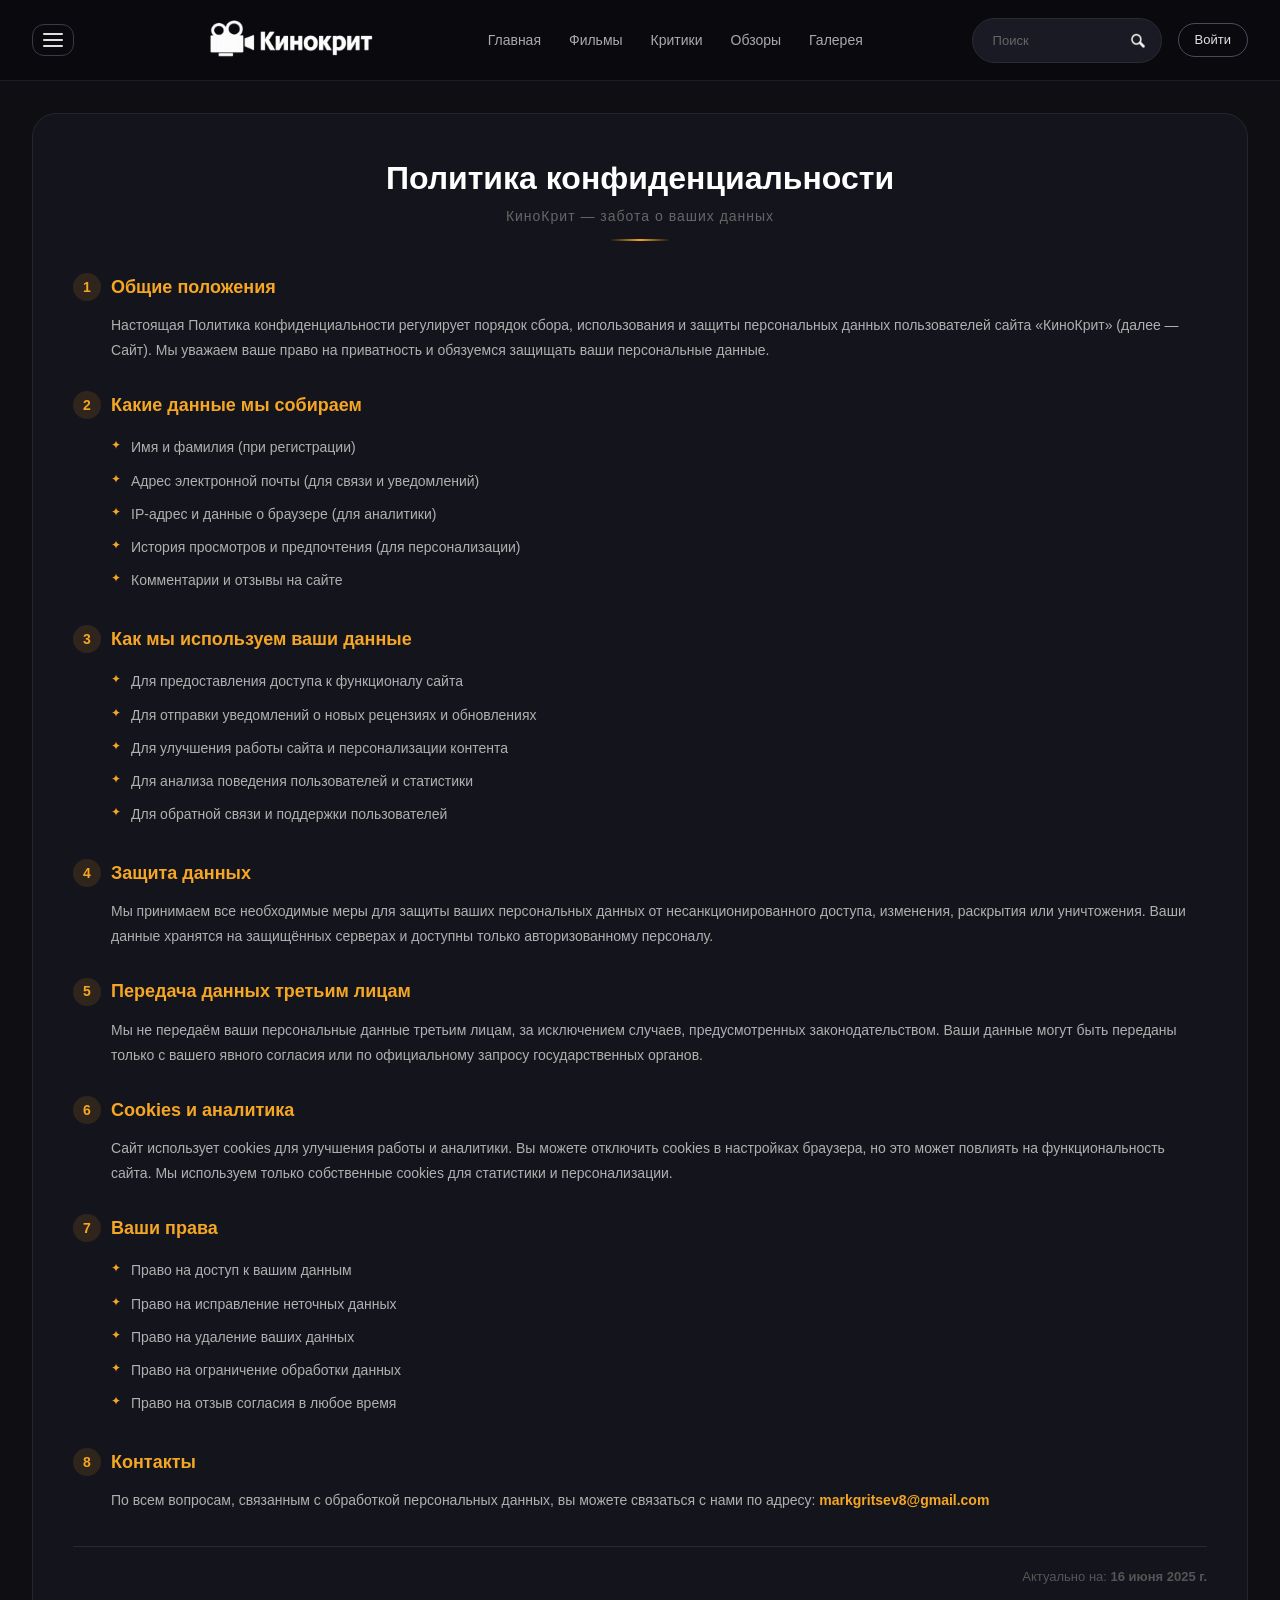
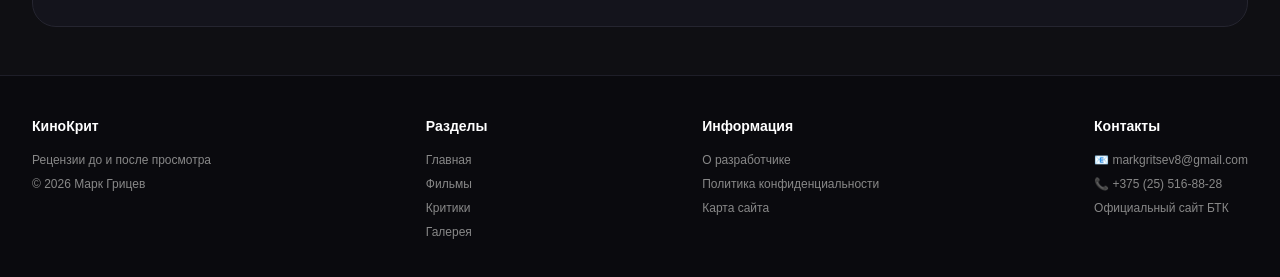
<file: confid.html>
<!DOCTYPE html>
<html lang="ru">
<head>
    <meta charset="UTF-8">
    <meta name="viewport" content="width=device-width, initial-scale=1.0">
    <title>КиноКрит — Политика конфиденциальности</title>
    <link rel="stylesheet" href="style.css">
    <link rel="icon" href="ImageFolder/logo.ico" type="image/png">

</head>
<body>

    <div class="wrapper">
        <header class="header">
            <div class="container header-container">
                <div class="burger-dropdown">
    <input type="checkbox" id="burgerToggle" class="burger-toggle">
    <label for="burgerToggle" class="burger-btn">
        <span class="burger-line"></span>
        <span class="burger-line"></span>
        <span class="burger-line"></span>
    </label>
    
    <div class="burger-menu">
        <div class="burger-menu-header">
            <span class="burger-menu-title">Навигация</span>
            <label for="burgerToggle" class="burger-menu-close">&times;</label>
        </div>
        <div class="burger-menu-grid">
            <a href="index.html">Главная</a>
            <a href="404.html">Все фильмы</a>
            <a href="404.html">Новинки</a>
            
            
            <div class="burger-dropdown-sub">
                <span class="burger-parent">По жанрам ▼</span>
                <div class="burger-submenu">
                    <a href="404.html">Боевики</a>
                    <a href="404.html">Драмы</a>
                    <a href="404.html">Комедии</a>
                    <a href="404.html">Фантастика</a>
                    <a href="404.html">Триллеры</a>
                </div>
            </div>
            
            
            <div class="burger-dropdown-sub">
                <span class="burger-parent">По году ▼</span>
                <div class="burger-submenu">
                    <a href="404.html">2023-2025</a>
                    <a href="404.html">2010-2022</a>
                    <a href="404.html">2000-2009</a>
                    <a href="404.html">1990-1999</a>
                </div>
            </div>
            
            <a href="404.html">Критики</a>
            <a href="404.html">Топ критиков</a>
            <a href="404.html">Обзоры</a>
            <a href="gallery.html">Галерея</a>
        </div>
    </div>
</div>
                <div class="logo-area">
                    <a href="index.html" class="logo-link">
                        <img src="ImageFolder/logo.png" alt="Логотип КиноКрит" class="logo-img">
                    </a>
                </div>
                <nav class="main-nav">
                    <ul class="nav-menu">
                        <li><a href="index.html">Главная</a></li>
                        <li class="dropdown">
                            <a href="404.html">Фильмы</a>
                            <div class="submenu">
                                <a href="404.html">Все фильмы</a>
                                <a href="404.html">Новинки</a>
                                <div class="dropdown-sub">
                                    <a href="404.html">По жанрам</a>
                                    <div class="submenu2">
                                        <a href="404.html">Боевики</a>
                                        <a href="404.html">Драмы</a>
                                        <a href="404.html">Комедии</a>
                                        <a href="404.html">Фантастика</a>
                                        <a href="404.html">Триллеры</a>
                                    </div>
                                </div>
                                <div class="dropdown-sub">
                                    <a href="404.html">По году</a>
                                    <div class="submenu2">
                                        <a href="404.html">2023-2025</a>
                                        <a href="404.html">2010-2022</a>
                                        <a href="404.html">2000-2009</a>
                                        <a href="404.html">1990-1999</a>
                                    </div>
                                </div>
                            </div>
                        </li>
                        <li class="dropdown">
                            <a href="404.html">Критики</a>
                            <div class="submenu">
                                <a href="404.html">Все критики</a>
                                <a href="404.html">Топ критиков</a>
                                <a href="404.html">Стать критиком</a>
                            </div>
                        </li>
                        <li><a href="404.html">Обзоры</a></li>
                        <li><a href="gallery.html">Галерея</a></li>
                    </ul>
                </nav>
                <div class="header-right">
                    <div class="search-box">
                        <input type="text" placeholder="Поиск" class="search-input">
                        <button class="search-btn">
                            <img src="ImageFolder/search.png" alt="Поиск" width="20" height="20">
                        </button>
                    </div>
                    <a href="#" class="login-btn">Войти</a>
                </div>
            </div>
        </header>

        <main class="main">
            <div class="container">
                <div class="confid-section">
                    <div class="confid-header">
                        <h1>Политика конфиденциальности</h1>
                        <p>КиноКрит — забота о ваших данных</p>
                        <div class="confid-divider"></div>
                    </div>

                    <div class="confid-block">
                        <h2><span class="num">1</span> Общие положения</h2>
                        <p>Настоящая Политика конфиденциальности регулирует порядок сбора, использования и защиты персональных данных пользователей сайта «КиноКрит» (далее — Сайт). Мы уважаем ваше право на приватность и обязуемся защищать ваши персональные данные.</p>
                    </div>

                    <div class="confid-block">
                        <h2><span class="num">2</span> Какие данные мы собираем</h2>
                        <ul>
                            <li>Имя и фамилия (при регистрации)</li>
                            <li>Адрес электронной почты (для связи и уведомлений)</li>
                            <li>IP-адрес и данные о браузере (для аналитики)</li>
                            <li>История просмотров и предпочтения (для персонализации)</li>
                            <li>Комментарии и отзывы на сайте</li>
                        </ul>
                    </div>

                    <div class="confid-block">
                        <h2><span class="num">3</span> Как мы используем ваши данные</h2>
                        <ul>
                            <li>Для предоставления доступа к функционалу сайта</li>
                            <li>Для отправки уведомлений о новых рецензиях и обновлениях</li>
                            <li>Для улучшения работы сайта и персонализации контента</li>
                            <li>Для анализа поведения пользователей и статистики</li>
                            <li>Для обратной связи и поддержки пользователей</li>
                        </ul>
                    </div>

                    <div class="confid-block">
                        <h2><span class="num">4</span> Защита данных</h2>
                        <p>Мы принимаем все необходимые меры для защиты ваших персональных данных от несанкционированного доступа, изменения, раскрытия или уничтожения. Ваши данные хранятся на защищённых серверах и доступны только авторизованному персоналу.</p>
                    </div>

                    <div class="confid-block">
                        <h2><span class="num">5</span> Передача данных третьим лицам</h2>
                        <p>Мы не передаём ваши персональные данные третьим лицам, за исключением случаев, предусмотренных законодательством. Ваши данные могут быть переданы только с вашего явного согласия или по официальному запросу государственных органов.</p>
                    </div>

                    <div class="confid-block">
                        <h2><span class="num">6</span> Cookies и аналитика</h2>
                        <p>Сайт использует cookies для улучшения работы и аналитики. Вы можете отключить cookies в настройках браузера, но это может повлиять на функциональность сайта. Мы используем только собственные cookies для статистики и персонализации.</p>
                    </div>

                    <div class="confid-block">
                        <h2><span class="num">7</span> Ваши права</h2>
                        <ul>
                            <li>Право на доступ к вашим данным</li>
                            <li>Право на исправление неточных данных</li>
                            <li>Право на удаление ваших данных</li>
                            <li>Право на ограничение обработки данных</li>
                            <li>Право на отзыв согласия в любое время</li>
                        </ul>
                    </div>

                    <div class="confid-block">
                        <h2><span class="num">8</span> Контакты</h2>
                        <p>По всем вопросам, связанным с обработкой персональных данных, вы можете связаться с нами по адресу: <strong style="color:#f5a623;">markgritsev8@gmail.com</strong></p>
                    </div>

                    <div class="confid-date">
                        Актуально на: <strong>16 июня 2025 г.</strong>
                    </div>
                </div>
            </div>
        </main>

<footer class="footer">
            <div class="container footer-container">
                <div class="footer-col">
                    <h4>КиноКрит</h4>
                    <p>Рецензии до и после просмотра</p>
                    <p>© 2026 Марк Грицев</p>
                </div>
                <div class="footer-col">
                    <h4>Разделы</h4>
                    <ul>
                        <li><a href="index.html">Главная</a></li>
                        <li><a href="404.html">Фильмы</a></li>
                        <li><a href="404.html">Критики</a></li>
                        <li><a href="gallery.html">Галерея</a></li>
                    </ul>
                </div>
                   <div class="footer-col">
                    <h4>Информация</h4>
                    <ul>
                        <li><a href="aboutme.html">О разработчике</a></li>
                        <li><a href="confid.html">Политика конфиденциальности</a></li>
                        <li><a href="sitemap.html">Карта сайта</a></li>
                       
                    </ul>
                </div>
                <div class="footer-col">
                    <h4>Контакты</h4>
                    <p>📧 markgritsev8@gmail.com</p>
                    <p>📞 +375 (25) 516-88-28</p>
                    <p><a href="https://www.bartc.by">Официальный сайт БТК</a></p>
                </div>
            </div>
        </footer>
    </div>

</body>
</html>
</file>
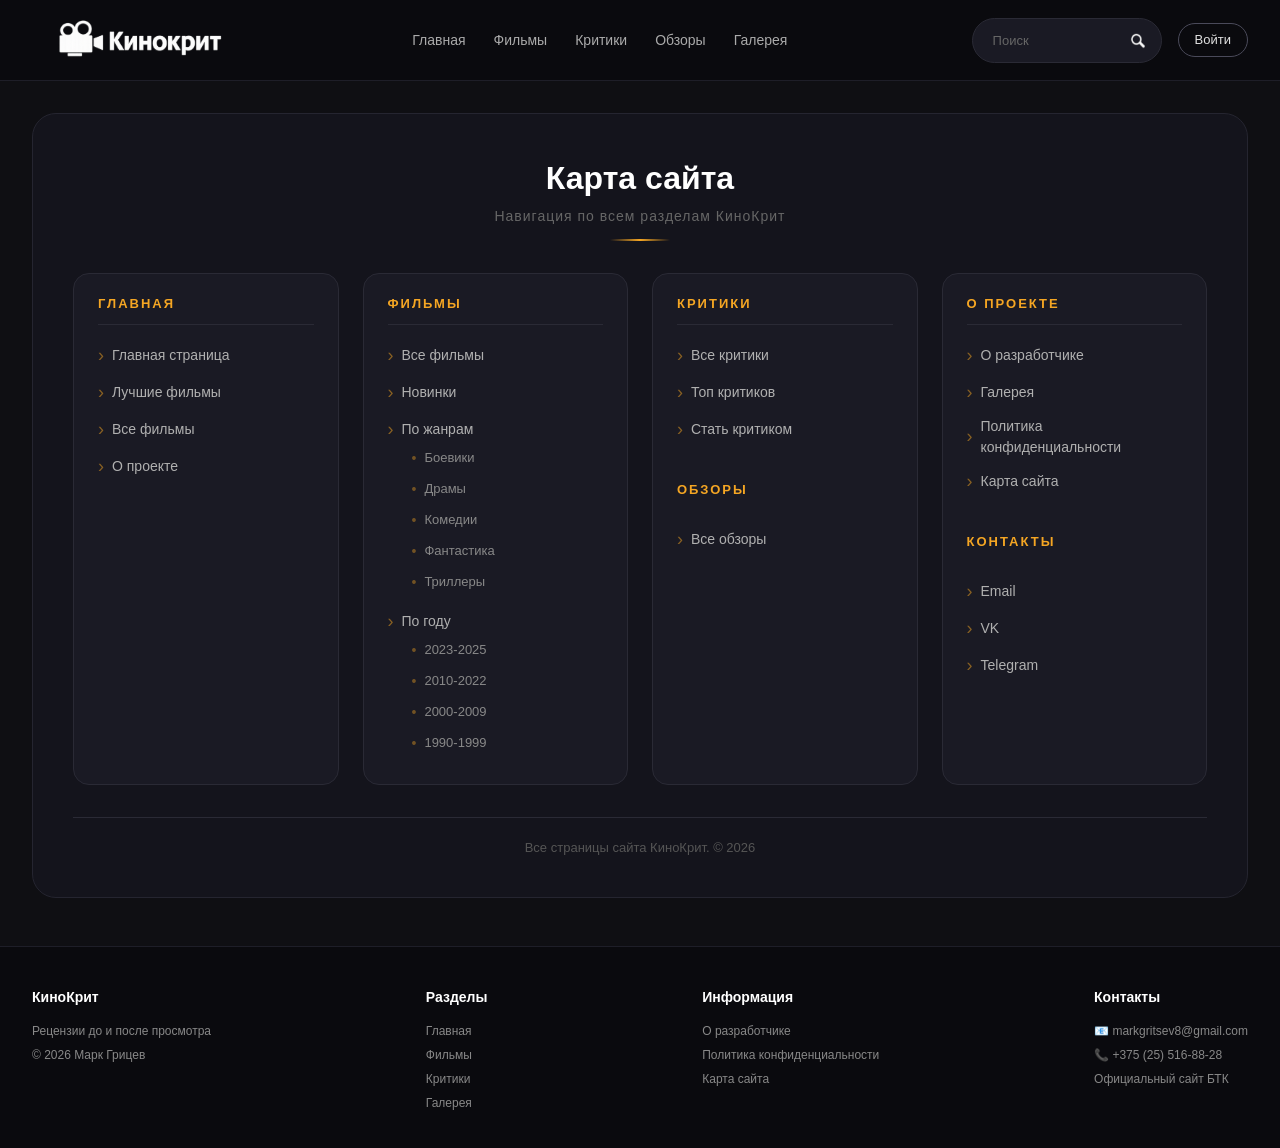
<file: sitemap.html>
<!DOCTYPE html>
<html lang="ru">
<head>
    <meta charset="UTF-8">
    <meta name="viewport" content="width=device-width, initial-scale=1.0">
    <title>КиноКрит — Карта сайта</title>
    <link rel="stylesheet" href="style.css">
    <link rel="icon" href="ImageFolder/logo.ico" type="image/png">
    <style>
       
    </style>
</head>
<body>

    <div class="wrapper">
        <header class="header">
            <div class="container header-container">
                <div class="logo-area">
                    <a href="index.html" class="logo-link">
                        <img src="ImageFolder/logo.png" alt="Логотип КиноКрит" class="logo-img">
                    </a>
                </div>
                <nav class="main-nav">
                    <ul class="nav-menu">
                        <li><a href="index.html">Главная</a></li>
                        <li class="dropdown">
                            <a href="404.html">Фильмы</a>
                            <div class="submenu">
                                <a href="404.html">Все фильмы</a>
                                <a href="404.html">Новинки</a>
                                <div class="dropdown-sub">
                                    <a href="404.html">По жанрам</a>
                                    <div class="submenu2">
                                        <a href="404.html">Боевики</a>
                                        <a href="404.html">Драмы</a>
                                        <a href="404.html">Комедии</a>
                                        <a href="404.html">Фантастика</a>
                                        <a href="404.html">Триллеры</a>
                                    </div>
                                </div>
                                <div class="dropdown-sub">
                                    <a href="404.html">По году</a>
                                    <div class="submenu2">
                                        <a href="404.html">2023-2025</a>
                                        <a href="404.html">2010-2022</a>
                                        <a href="404.html">2000-2009</a>
                                        <a href="404.html">1990-1999</a>
                                    </div>
                                </div>
                            </div>
                        </li>
                        <li class="dropdown">
                            <a href="404.html">Критики</a>
                            <div class="submenu">
                                <a href="404.html">Все критики</a>
                                <a href="404.html">Топ критиков</a>
                                <a href="404.html">Стать критиком</a>
                            </div>
                        </li>
                        <li><a href="404.html">Обзоры</a></li>
                        <li><a href="gallery.html">Галерея</a></li>
                    </ul>
                </nav>
                <div class="header-right">
                    <div class="search-box">
                        <input type="text" placeholder="Поиск" class="search-input">
                        <button class="search-btn">
                            <img src="ImageFolder/search.png" alt="Поиск" width="20" height="20">
                        </button>
                    </div>
                    <a href="#" class="login-btn">Войти</a>
                </div>
            </div>
        </header>

        <main class="main">
            <div class="container">
                <div class="sitemap-section">
                    <div class="sitemap-header">
                        <h1>Карта сайта</h1>
                        <p>Навигация по всем разделам КиноКрит</p>
                        <div class="sitemap-divider"></div>
                    </div>

                    <div class="sitemap-grid">
                        <div class="sitemap-col">
                            <h3>Главная</h3>
                            <ul>
                                <li><a href="index.html">Главная страница</a></li>
                                <li><a href="index.html#carousel">Лучшие фильмы</a></li>
                                <li><a href="index.html#movies">Все фильмы</a></li>
                                <li><a href="index.html#about">О проекте</a></li>
                            </ul>
                        </div>

                        <div class="sitemap-col">
                            <h3>Фильмы</h3>
                            <ul>
                                <li><a href="404.html">Все фильмы</a></li>
                                <li><a href="404.html">Новинки</a></li>
                                <li>
                                    <a href="404.html">По жанрам</a>
                                    <ul class="sub">
                                        <li><a href="404.html">Боевики</a></li>
                                        <li><a href="404.html">Драмы</a></li>
                                        <li><a href="404.html">Комедии</a></li>
                                        <li><a href="404.html">Фантастика</a></li>
                                        <li><a href="404.html">Триллеры</a></li>
                                    </ul>
                                </li>
                                <li>
                                    <a href="404.html">По году</a>
                                    <ul class="sub">
                                        <li><a href="404.html">2023-2025</a></li>
                                        <li><a href="404.html">2010-2022</a></li>
                                        <li><a href="404.html">2000-2009</a></li>
                                        <li><a href="404.html">1990-1999</a></li>
                                    </ul>
                                </li>
                            </ul>
                        </div>

                        <div class="sitemap-col">
                            <h3>Критики</h3>
                            <ul>
                                <li><a href="404.html">Все критики</a></li>
                                <li><a href="404.html">Топ критиков</a></li>
                                <li><a href="404.html">Стать критиком</a></li>
                            </ul>
                            <br>
                            <h3 style="border-bottom: none; padding-top: 8px;">Обзоры</h3>
                            <ul>
                                <li><a href="404.html">Все обзоры</a></li>
                            </ul>
                        </div>

                        <div class="sitemap-col">
                            <h3>О проекте</h3>
                            <ul>
                                <li><a href="aboutme.html">О разработчике</a></li>
                                <li><a href="gallery.html">Галерея</a></li>
                                <li><a href="confid.html">Политика конфиденциальности</a></li>
                                <li><a href="sitemap.html">Карта сайта</a></li>
                            </ul>
                            <br>
                            <h3 style="border-bottom: none; padding-top: 8px;">Контакты</h3>
                            <ul>
                                <li><a href="mailto:markgritsev8@gmail.com">Email</a></li>
                                <li><a href="https://vk.ru/stewqz">VK</a></li>
                                <li><a href="https://t.me/Stewqz">Telegram</a></li>
                            </ul>
                        </div>
                    </div>

                    <div class="sitemap-footer-note">
                        Все страницы сайта КиноКрит. © 2026
                    </div>
                </div>
            </div>
        </main>

        <footer class="footer">
            <div class="container footer-container">
                <div class="footer-col">
                    <h4>КиноКрит</h4>
                    <p>Рецензии до и после просмотра</p>
                    <p>© 2026 Марк Грицев</p>
                </div>
                <div class="footer-col">
                    <h4>Разделы</h4>
                    <ul>
                        <li><a href="index.html">Главная</a></li>
                        <li><a href="404.html">Фильмы</a></li>
                        <li><a href="404.html">Критики</a></li>
                        <li><a href="gallery.html">Галерея</a></li>
                    </ul>
                </div>
                   <div class="footer-col">
                    <h4>Информация</h4>
                    <ul>
                        <li><a href="aboutme.html">О разработчике</a></li>
                        <li><a href="confid.html">Политика конфиденциальности</a></li>
                        <li><a href="sitemap.html">Карта сайта</a></li>
                       
                    </ul>
                </div>
                <div class="footer-col">
                    <h4>Контакты</h4>
                    <p>📧 markgritsev8@gmail.com</p>
                    <p>📞 +375 (25) 516-88-28</p>
                    <p><a href="https://www.bartc.by">Официальный сайт БТК</a></p>
                </div>
            </div>
        </footer>
    </div>

</body>
</html>
</file>
<file: style.css>
* {
    margin: 0;
    padding: 0;
    box-sizing: border-box;
}

body {
    font-family: -apple-system, BlinkMacSystemFont, 'Segoe UI', 'Roboto', sans-serif;
    background-color: #0f0f13;
    color: #e0e0e0;
    line-height: 1.5;
}

.wrapper {
    display: flex;
    flex-direction: column;
    min-height: 100vh;
}

.container {
    max-width: 1280px;
    margin: 0 auto;
    padding: 0 32px;
}


.section-title {
    font-size: 26px;
    font-weight: 600;
    margin-bottom: 24px;
    color: #ffffff;
    letter-spacing: -0.3px;
    padding-bottom: 12px;
    border-bottom: 2px solid #2a2a35;
}


.header {
    background-color: #0a0a0e;
    border-bottom: 1px solid #1e1e28;
    position: sticky;
    top: 0;
    z-index: 100;
    margin-bottom: 32px;
}

.header-container {
    display: flex;
    justify-content: space-between;
    align-items: center;
    height: 80px;
    flex-wrap: wrap;
    gap: 20px;
}

.logo-area {
    flex-shrink: 0;
}

.logo-link {
    display: block;
    text-decoration: none;
}

.logo-img {
    width: 180px;
    height: 60px;
    object-fit: contain;
    display: block;
}

.main-nav ul {
    list-style: none;
    display: flex;
    gap: 28px;
}

.main-nav > ul > li > a {
    text-decoration: none;
    color: #aaa;
    font-size: 14px;
    font-weight: 500;
    transition: color 0.2s;
    padding: 8px 0;
    display: inline-block;
}

.main-nav > ul > li > a:hover,
.main-nav > ul > li > a.active {
    color: #ffffff;
}

.dropdown {
    position: relative;
}

.submenu {
    position: absolute;
    top: 100%;
    left: 0;
    background: #1a1a24;
    border-radius: 12px;
    padding: 8px 0;
    min-width: 180px;
    opacity: 0;
    visibility: hidden;
    transform: translateY(-8px);
    transition: opacity 0.2s, transform 0.2s, visibility 0.2s;
    border: 1px solid #2a2a35;
    box-shadow: 0 8px 20px rgba(0,0,0,0.3);
    z-index: 200;
}

.dropdown:hover .submenu {
    opacity: 1;
    visibility: visible;
    transform: translateY(0);
}

.submenu a {
    display: block;
    padding: 8px 20px;
    font-size: 13px;
    color: #ccc;
    text-decoration: none;
    transition: background 0.2s;
}

.submenu a:hover {
    background: #252532;
    color: #ffffff;
}

.dropdown-sub {
    position: relative;
}

.submenu2 {
    position: absolute;
    top: 0;
    left: 100%;
    background: #1a1a24;
    border-radius: 12px;
    padding: 8px 0;
    min-width: 160px;
    opacity: 0;
    visibility: hidden;
    transform: translateX(-8px);
    transition: opacity 0.2s, transform 0.2s, visibility 0.2s;
    border: 1px solid #2a2a35;
    box-shadow: 0 8px 20px rgba(0,0,0,0.3);
    z-index: 200;
}

.dropdown-sub:hover .submenu2 {
    opacity: 1;
    visibility: visible;
    transform: translateX(0);
}

.submenu2 a {
    display: block;
    padding: 6px 20px;
    font-size: 12px;
    white-space: nowrap;
}

.header-right {
    display: flex;
    align-items: center;
    gap: 16px;
}

.search-box {
    display: flex;
    align-items: center;
    background: #1a1a24;
    border-radius: 30px;
    border: 1px solid #2a2a35;
    padding: 4px 8px;
}

.search-input {
    padding: 6px 12px;
    background: transparent;
    border: none;
    color: #e0e0e0;
    width: 140px;
    outline: none;
    font-size: 13px;
}

.search-input::placeholder {
    color: #666;
}

.search-btn {
    background: transparent;
    border: none;
    cursor: pointer;
    font-size: 14px;
    padding: 6px;
}

.login-btn {
    text-decoration: none;
    color: #e0e0e0;
    font-size: 13px;
    font-weight: 500;
    padding: 6px 16px;
    border: 1px solid #4a4a5a;
    border-radius: 30px;
    transition: 0.2s;
}

.login-btn:hover {
    border-color: #ffffff;
    color: #ffffff;
}


.carousel-wrapper {
    background: #14141c;
    border-radius: 24px;
    padding: 32px;
    margin-bottom: 32px;
    border: 1px solid #252530;
}

.carousel-radio {
    display: none;
}

.carousel-container {
    overflow: hidden;
    border-radius: 16px;
}

.carousel-slides {
    display: flex;
    transition: transform 0.4s ease;
    width: 500%;
}

.carousel-slide {
    width: 20%;
    flex-shrink: 0;
}

#slide1:checked ~ .carousel-container .carousel-slides { transform: translateX(0); }
#slide2:checked ~ .carousel-container .carousel-slides { transform: translateX(-20%); }
#slide3:checked ~ .carousel-container .carousel-slides { transform: translateX(-40%); }
#slide4:checked ~ .carousel-container .carousel-slides { transform: translateX(-60%); }
#slide5:checked ~ .carousel-container .carousel-slides { transform: translateX(-80%); }

.carousel-nav {
    display: flex;
    justify-content: center;
    gap: 12px;
    margin-top: 28px;
}

.dot {
    width: 8px;
    height: 8px;
    background-color: #3a3a45;
    border-radius: 50%;
    cursor: pointer;
    transition: 0.2s;
}

.dot:hover {
    background-color: #5a5a6a;
}

#slide1:checked ~ .carousel-nav label[for="slide1"],
#slide2:checked ~ .carousel-nav label[for="slide2"],
#slide3:checked ~ .carousel-nav label[for="slide3"],
#slide4:checked ~ .carousel-nav label[for="slide4"],
#slide5:checked ~ .carousel-nav label[for="slide5"] {
    background-color: #f5a623;
    width: 24px;
    border-radius: 4px;
}

.featured-card {
    display: flex;
    gap: 40px;
    background: #1a1a24;
    border-radius: 16px;
    padding: 28px;
}

.featured-poster {
    width: 200px;
    height: 280px;
    border-radius: 12px;
    overflow: hidden;
    flex-shrink: 0;
    box-shadow: 0 4px 12px rgba(0,0,0,0.3);
}

.featured-poster img {
    width: 100%;
    height: 100%;
    object-fit: cover;
}

.featured-info {
    flex: 1;
}

.featured-info h3 {
    font-size: 26px;
    margin-bottom: 8px;
    font-weight: 600;
    color: #ffffff;
}

.featured-meta {
    color: #888;
    font-size: 13px;
    margin-bottom: 12px;
}

.featured-rating {
    color: #f5a623;
    font-size: 18px;
    font-weight: 600;
    margin-bottom: 16px;
}

.featured-info p {
    color: #b0b0b0;
    line-height: 1.7;
    margin-bottom: 24px;
    font-size: 14px;
}

.featured-btn {
    display: inline-block;
    background: #f5a623;
    border: none;
    color: #0a0a0e;
    padding: 10px 28px;
    border-radius: 30px;
    text-decoration: none;
    font-size: 13px;
    font-weight: 600;
    transition: 0.2s;
}

.featured-btn:hover {
    background: #ffb84d;
    transform: translateY(-2px);
}

.movies-section {
    background: #14141c;
    border-radius: 24px;
    padding: 32px;
    margin-bottom: 32px;
    border: 1px solid #252530;
}

.movies-grid {
    display: grid;
    grid-template-columns: repeat(4, 1fr);
    gap: 24px;
}

.movie-card {
    background: #1a1a24;
    border-radius: 16px;
    overflow: hidden;
    transition: transform 0.2s, box-shadow 0.2s;
    border: 1px solid #252530;
}

.movie-card:hover {
    transform: translateY(-4px);
    box-shadow: 0 12px 24px rgba(0,0,0,0.3);
    border-color: #3a3a48;
}

.movie-poster {
    width: 100%;
    aspect-ratio: 2 / 3;
    overflow: hidden;
    background: #0f0f15;
}

.movie-poster img {
    width: 100%;
    height: 100%;
    object-fit: cover;
    display: block;
}

.movie-content {
    padding: 16px;
}

.movie-content h3 {
    font-size: 16px;
    font-weight: 600;
    margin-bottom: 4px;
    color: #ffffff;
}

.movie-year {
    font-size: 11px;
    color: #888;
    margin-bottom: 8px;
}

.movie-rating {
    font-size: 13px;
    font-weight: 600;
    color: #f5a623;
    margin-bottom: 10px;
}

.movie-content p {
    font-size: 12px;
    color: #999;
    margin-bottom: 14px;
    line-height: 1.4;
}

.movie-link {
    display: inline-block;
    background: transparent;
    border: 1px solid #3a3a48;
    color: #ccc;
    padding: 5px 12px;
    border-radius: 20px;
    text-decoration: none;
    font-size: 11px;
    transition: 0.2s;
}

.movie-link:hover {
    border-color: #f5a623;
    color: #f5a623;
}


.about-section {
    background: #14141c;
    border-radius: 24px;
    padding: 32px;
    margin-bottom: 32px;
    border: 1px solid #252530;
}

.about-card p {
    color: #aaa;
    font-size: 14px;
    line-height: 1.7;
    margin-bottom: 16px;
}

.about-card p:last-child {
    margin-bottom: 0;
}

.about-card strong {
    color: #ffffff;
}


.footer {
    background: #0a0a0e;
    padding: 40px 0 30px;
    margin-top: 16px;
    border-top: 1px solid #1e1e28;
}

.footer-container {
    display: flex;
    justify-content: space-between;
    flex-wrap: wrap;
    gap: 40px;
}

.footer-col h4 {
    color: #ffffff;
    margin-bottom: 14px;
    font-size: 14px;
    font-weight: 600;
}

.footer-col p, .footer-col li {
    font-size: 12px;
    color: #888;
    margin-bottom: 6px;
}

.footer-col ul {
    list-style: none;
}

.footer-col a {
    color: #888;
    text-decoration: none;
}

.footer-col a:hover {
    color: #f5a623;
}

 .error-block {
            background: #14141c;
            border-radius: 24px;
            padding: 40px;
            margin-bottom: 32px;
            border: 1px solid #252530;
            text-align: center;
            position: relative;
            overflow: hidden;
        }
        .error-code {
            font-size: 140px;
            font-weight: 900;
            background: linear-gradient(135deg, #f5a623, #ff8c42, #f5a623);
            background-size: 200% 200%;
            -webkit-background-clip: text;
            background-clip: text;
            color: transparent;
            letter-spacing: 20px;
            animation: codeGlow 2s ease infinite, codeFloat 3s ease-in-out infinite;
            text-shadow: 0 0 30px rgba(245,166,35,0.3);
            margin-bottom: 8px;
        }
        @keyframes codeGlow {
            0%, 100% { background-position: 0% 50%; letter-spacing: 20px; }
            50% { background-position: 100% 50%; letter-spacing: 24px; }
        }
        @keyframes codeFloat {
            0%, 100% { transform: translateY(0px); }
            50% { transform: translateY(-5px); }
        }
        .error-joke {
            font-size: 13px;
            color: #aaa;
            margin-top: 8px;
            font-style: italic;
            letter-spacing: 0.5px;
        }
        .gold-lines {
            display: flex;
            justify-content: center;
            gap: 8px;
            margin: 20px 0 0;
        }
        .gold-lines span {
            width: 40px;
            height: 1px;
            background: linear-gradient(90deg, transparent, #f5a623, #f5a623, transparent);
            opacity: 0.4;
        }
        .error-text {
            color: #8a8a9a;
            font-size: 14px;
            margin-top: 8px;
        }

        .quiz-container {
            background: #14141c;
            border-radius: 24px;
            border: 1px solid #252530;
            overflow: hidden;
        }
        .quiz-radio { display: none; }
        .quiz-stage { display: none; padding: 40px; text-align: center; }

        #s1:checked ~ .quiz-container .q1-content { display: block; }
        #s2:checked ~ .quiz-container .q2-content { display: block; }
        #s3:checked ~ .quiz-container .q3-content { display: block; }
        #s4:checked ~ .quiz-container .q4-content { display: block; }
        #s5:checked ~ .quiz-container .q5-content { display: block; }
        #s6:checked ~ .quiz-container .q6-content { display: block; }
        #s7:checked ~ .quiz-container .q7-content { display: block; }
        #s8:checked ~ .quiz-container .q8-content { display: block; }
        #s9:checked ~ .quiz-container .q9-content { display: block; }
        #s10:checked ~ .quiz-container .q10-content { display: block; }
        #final:checked ~ .quiz-container .final-content { display: block; }

        .progress-wrapper {
            width: 100%;
            height: 4px;
            background: #2a2a35;
            margin-bottom: 32px;
            border-radius: 4px;
            overflow: hidden;
        }
        .progress-fill {
            height: 100%;
            width: 0%;
            background: linear-gradient(90deg, #f5a623, #ffb84d);
            border-radius: 4px;
            transition: width 0.5s cubic-bezier(0.2, 0.9, 0.4, 1.1);
            box-shadow: 0 0 8px rgba(245,166,35,0.5);
        }
        #s1:checked ~ .quiz-container .progress-fill { width: 10%; }
        #s2:checked ~ .quiz-container .progress-fill { width: 20%; }
        #s3:checked ~ .quiz-container .progress-fill { width: 30%; }
        #s4:checked ~ .quiz-container .progress-fill { width: 40%; }
        #s5:checked ~ .quiz-container .progress-fill { width: 50%; }
        #s6:checked ~ .quiz-container .progress-fill { width: 60%; }
        #s7:checked ~ .quiz-container .progress-fill { width: 70%; }
        #s8:checked ~ .quiz-container .progress-fill { width: 80%; }
        #s9:checked ~ .quiz-container .progress-fill { width: 90%; }
        #s10:checked ~ .quiz-container .progress-fill { width: 100%; }

        .question-header {
            display: flex;
            justify-content: space-between;
            align-items: baseline;
            margin-bottom: 20px;
            padding-bottom: 8px;
            border-bottom: 1px solid #2a2a35;
        }
        .question-counter {
            color: #f5a623;
            font-size: 14px;
            font-weight: 500;
        }

        .question-card {
            background: linear-gradient(145deg, #1a1a24, #16161e);
            border-radius: 20px;
            padding: 28px;
            text-align: left;
            transition: all 0.2s;
            border: 1px solid #252530;
        }
        .question-card:hover {
            transform: translateY(-2px);
            box-shadow: 0 8px 20px rgba(0,0,0,0.3);
            border-color: #f5a62340;
        }
        .question-title {
            font-size: 18px;
            font-weight: 600;
            color: #ffffff;
            margin-bottom: 20px;
        }
        .answers { display: flex; flex-direction: column; gap: 10px; }

        .answer-label {
            display: flex;
            align-items: center;
            gap: 12px;
            background: #0f0f15;
            border: 1px solid #2a2a35;
            border-radius: 14px;
            padding: 12px 18px;
            cursor: pointer;
            transition: all 0.2s;
            color: #c0c0d0;
            font-size: 14px;
        }
        .answer-label:hover {
            border-color: #f5a623;
            background: #1a1a28;
            transform: translateX(4px);
        }
        .answer-radio { display: none; }

        .answer-label.correct-highlight {
            background: #1a3a1a;
            border-color: #5fad41;
            color: #5fad41;
        }
        .answer-label.wrong-highlight {
            background: #3a1a1a;
            border-color: #ff6b6b;
            color: #ff6b6b;
        }

        .answers:has(.answer-radio:checked) .answer-label {
            pointer-events: none;
            opacity: 0.8;
        }
        .answers:has(.answer-radio:checked) .answer-label.correct-highlight,
        .answers:has(.answer-radio:checked) .answer-label.wrong-highlight {
            opacity: 1;
        }

        .next-wrapper { margin-top: 24px; }
        .next-btn {
            display: inline-block;
            background: #f5a623;
            border: none;
            color: #0a0a0e;
            padding: 10px 28px;
            border-radius: 40px;
            font-weight: 600;
            font-size: 14px;
            cursor: pointer;
            text-decoration: none;
            transition: all 0.1s linear;
        }
        .next-btn:active { transform: scale(0.97); }
        .next-btn:hover {
            background: #ffb84d;
            transform: translateY(-2px);
            box-shadow: 0 6px 12px rgba(245,166,35,0.2);
        }

        .return-btn {
            display: inline-flex;
            align-items: center;
            gap: 10px;
            background: #f5a623;
            color: #0a0a0e;
            padding: 12px 32px;
            border-radius: 40px;
            text-decoration: none;
            font-weight: 600;
            font-size: 14px;
            transition: all 0.1s linear;
            margin-top: 20px;
        }
        .return-btn:active { transform: scale(0.97); }
        .return-btn:hover {
            background: #ffb84d;
            gap: 14px;
            transform: translateY(-2px);
            box-shadow: 0 6px 12px rgba(245,166,35,0.2);
        }

        .final-result-card {
            background: #1a1a24;
            border-radius: 24px;
            padding: 32px;
            margin: 20px 0;
            border: 1px solid #f5a62340;
            box-shadow: 0 8px 25px rgba(0,0,0,0.3);
            animation: fadeInUp 0.5s ease;
        }
        @keyframes fadeInUp {
            from { opacity: 0; transform: translateY(20px); }
            to { opacity: 1; transform: translateY(0); }
        }
        .final-score {
            font-size: 56px;
            font-weight: 800;
            color: #f5a623;
            text-align: center;
            letter-spacing: 2px;
            margin-bottom: 20px;
        }
        .final-verdict {
            background: #0f0f15;
            border-radius: 16px;
            padding: 20px;
            text-align: center;
            font-size: 16px;
            line-height: 1.5;
            color: #c0c0d0;
            border-left: 3px solid #f5a623;
            border-right: 3px solid #f5a623;
        }
        .final-divider {
            width: 60px;
            height: 2px;
            background: linear-gradient(90deg, transparent, #f5a623, transparent);
            margin: 20px auto;
        }

.burger-dropdown {
    position: relative;
    display: inline-block;
}

.burger-toggle {
    display: none;
}

.burger-btn {
    background: transparent;
    border: 1px solid #3a3a48;
    border-radius: 12px;
    cursor: pointer;
    padding: 8px 10px;
    display: flex;
    flex-direction: column;
    gap: 4px;
    transition: all 0.2s;
}

.burger-btn:hover {
    border-color: #f5a623;
    background: #1a1a24;
}

.burger-line {
    width: 20px;
    height: 2px;
    background-color: #e0e0e0;
    border-radius: 2px;
    transition: 0.2s;
}

.burger-btn:hover .burger-line {
    background-color: #f5a623;
}


.burger-menu {
    position: absolute;
    top: calc(100% + 12px);
    left: 0;
    width: 360px;
    background: #14141c;
    border: 1px solid #f5a623;
    border-radius: 20px;
    padding: 20px;
    box-shadow: 0 20px 40px rgba(0,0,0,0.5);
    opacity: 0;
    visibility: hidden;
    transform: translateY(-10px) scale(0.95);
    transition: all 0.2s ease;
    z-index: 1000;
}


.burger-menu::before {
    content: '';
    position: absolute;
    top: -8px;
    left: 20px;
    width: 14px;
    height: 14px;
    background: #14141c;
    border-left: 1px solid #f5a623;
    border-top: 1px solid #f5a623;
    transform: rotate(45deg);
}


.burger-toggle:checked ~ .burger-menu {
    opacity: 1;
    visibility: visible;
    transform: translateY(0) scale(1);
}

.burger-menu-header {
    display: flex;
    justify-content: space-between;
    align-items: center;
    margin-bottom: 20px;
    padding-bottom: 12px;
    border-bottom: 1px solid #2a2a35;
}

.burger-menu-title {
    color: #f5a623;
    font-size: 16px;
    font-weight: 600;
}

.burger-menu-close {
    color: #aaa;
    font-size: 24px;
    line-height: 1;
    cursor: pointer;
    padding: 0 4px;
    transition: 0.2s;
}

.burger-menu-close:hover {
    color: #f5a623;
    transform: rotate(90deg);
}


.burger-menu-grid {
    display: grid;
    grid-template-columns: repeat(3, 1fr);
    gap: 10px;
}

.burger-menu-grid > a {
    display: flex;
    align-items: center;
    justify-content: center;
    text-align: center;
    background: #1a1a24;
    border: 1px solid #2a2a35;
    border-radius: 14px;
    padding: 12px 6px;
    text-decoration: none;
    color: #e0e0e0;
    font-size: 12px;
    font-weight: 500;
    transition: all 0.2s;
}

.burger-menu-grid > a:hover {
    border-color: #f5a623;
    background: #252530;
    color: #f5a623;
    transform: translateY(-2px);
}


.burger-dropdown-sub {
    position: relative;
    background: #1a1a24;
    border: 1px solid #2a2a35;
    border-radius: 14px;
    transition: all 0.2s;
}

.burger-dropdown-sub:hover {
    border-color: #f5a623;
    background: #252530;
}

.burger-parent {
    display: flex;
    align-items: center;
    justify-content: center;
    text-align: center;
    padding: 12px 6px;
    text-decoration: none;
    color: #e0e0e0;
    font-size: 12px;
    font-weight: 500;
    cursor: pointer;
}

.burger-dropdown-sub:hover .burger-parent {
    color: #f5a623;
}


.burger-submenu {
    position: absolute;
    top: 100%;
    left: 0;
    background: #1a1a24;
    border: 1px solid #f5a623;
    border-radius: 14px;
    padding: 8px 0;
    min-width: 140px;
    opacity: 0;
    visibility: hidden;
    transform: translateY(-8px);
    transition: all 0.2s ease;
    z-index: 200;
    box-shadow: 0 8px 20px rgba(0,0,0,0.3);
}

.burger-dropdown-sub:hover .burger-submenu {
    opacity: 1;
    visibility: visible;
    transform: translateY(0);
}

.burger-submenu a {
    display: block;
    padding: 8px 16px;
    font-size: 12px;
    color: #ccc;
    text-decoration: none;
    text-align: center;
    transition: background 0.2s;
}

.burger-submenu a:hover {
    background: #252532;
    color: #f5a623;
}


@media (max-width: 768px) {
    .burger-menu {
        width: 280px;
        
        
        position: fixed;
        top: 80px;
        right: 40px;
        left: auto;
        margin: 0;
        transition: all 0.3s ease;
        transform: translateY(-10px) scale(0.95);
    }
    
    
    .burger-toggle:checked ~ .burger-menu {
        transform: translateY(0) scale(1);
        opacity: 1;
        visibility: visible;
    }
    

    .burger-menu::before {
        display: none;
    }
    
    .burger-menu-grid {
        grid-template-columns: repeat(2, 1fr);
        gap: 8px;
    }
    
    .burger-menu-grid > a,
    .burger-parent {
        font-size: 11px;
        padding: 10px 4px;
    }
    
    
    .burger-submenu {
        position: absolute;
        top: 100%;
        right: 0;
        background: #1a1a24;
        border: 1px solid #f5a623;
        border-radius: 14px;
        padding: 8px 0;
        min-width: 130px;
        opacity: 0;
        visibility: hidden;
        transform: translateY(-8px);
        transition: all 0.2s ease;
        z-index: 200;
        box-shadow: 0 8px 20px rgba(0,0,0,0.3);
    }
    
    
    .burger-dropdown-sub:hover .burger-submenu,
    .burger-dropdown-sub:active .burger-submenu {
        opacity: 1;
        visibility: visible;
        transform: translateY(0);
    }
    
    .burger-dropdown-sub {
        position: relative;
        margin-bottom: 0;
    }
}


@media (max-width: 480px) {
    .burger-menu {
        width: 260px;
        right: 30px;
        top: 70px;
        padding: 16px;
    }
    
    .burger-menu-grid {
        gap: 6px;
    }
    
    .burger-menu-grid > a,
    .burger-parent {
        font-size: 10px;
        padding: 8px 4px;
    }
}


@media (max-width: 360px) {
    .burger-menu {
        right: 20px;
        width: 240px;
        padding: 12px;
    }
}


.logo-area {
    margin-left: 16px;}


.profile-btn {
    display: flex;
    align-items: center;
    gap: 8px;
    background: transparent;
    border: 1px solid #4a4a5a;
    border-radius: 40px;
    padding: 6px 16px;
    cursor: pointer;
    transition: all 0.2s;
}

.profile-btn:hover {
    border-color: #d4af37;
    background: #1a1a24;
    transform: translateY(-2px);
}

.profile-icon {
    width: 18px;
    height: 18px;
    color: #e0e0e0;
}

.profile-btn:hover .profile-icon {
    color: #d4af37;
}

.profile-btn span {
    color: #e0e0e0;
    font-size: 13px;
    font-weight: 500;
}

.profile-btn:hover span {
    color: #d4af37;
}


.auth-modal {
    position: fixed;
    top: 0;
    left: 0;
    width: 100%;
    height: 100%;
    background: rgba(0,0,0,0.92);
    backdrop-filter: blur(8px);
    z-index: 2000;
    display: flex;
    align-items: center;
    justify-content: center;
    opacity: 0;
    visibility: hidden;
    transition: all 0.3s ease;
}

#authModalToggle:checked ~ .auth-modal {
    opacity: 1;
    visibility: visible;
}

.golden-ticket {
    width: 620px;
    max-width: 90vw;
    background: linear-gradient(145deg, #1a1a1a, #0d0d0d);
    border: 2px solid #d4af37;
    border-radius: 20px;
    position: relative;
    box-shadow: 0 0 30px rgba(212, 175, 55, 0.3), 0 20px 40px rgba(0,0,0,0.5);
    transform: scale(0.95);
    transition: transform 0.3s ease;
}

#authModalToggle:checked ~ .auth-modal .golden-ticket {
    transform: scale(1);
}


.film-strip {
    position: absolute;
    left: 0;
    right: 0;
    height: 10px;
    background: repeating-linear-gradient(
        90deg,
        #d4af37 0px,
        #d4af37 6px,
        transparent 6px,
        transparent 12px
    );
    opacity: 0.5;
}

.film-strip-top {
    top: -2px;
}

.film-strip-bottom {
    bottom: -2px;
}

/* Блестки */
.ticket-sparkle {
    position: absolute;
    top: -10px;
    left: -10px;
    width: 30px;
    height: 30px;
    background: radial-gradient(circle, #d4af37, transparent);
    border-radius: 50%;
    opacity: 0.4;
    animation: sparkle 3s ease-in-out infinite;
}

.ticket-sparkle2 {
    position: absolute;
    bottom: -10px;
    right: -10px;
    width: 40px;
    height: 40px;
    background: radial-gradient(circle, #d4af37, transparent);
    border-radius: 50%;
    opacity: 0.3;
    animation: sparkle 3.5s ease-in-out infinite reverse;
}

@keyframes sparkle {
    0%, 100% { opacity: 0.1; transform: scale(1); }
    50% { opacity: 0.5; transform: scale(1.1); }
}

/* Вырезы билета */
.ticket-notch {
    position: absolute;
    top: 50%;
    width: 20px;
    height: 40px;
    background: #0f0f13;
    transform: translateY(-50%);
    border-radius: 0 20px 20px 0;
}

.notch-left {
    left: -10px;
    border-right: 2px solid #d4af37;
}

.notch-right {
    right: -10px;
    border-left: 2px solid #d4af37;
    border-radius: 20px 0 0 20px;
}

.ticket-inner {
    padding: 20px 28px;
}

.ticket-header {
    text-align: center;
    margin-bottom: 20px;
    position: relative;
}

.ticket-header h3 {
    color: #d4af37;
    font-size: 20px;
    letter-spacing: 4px;
    font-weight: 600;
    margin-bottom: 10px;
}

.ticket-gold-line {
    width: 60px;
    height: 2px;
    background: linear-gradient(90deg, transparent, #d4af37, transparent);
    margin: 0 auto;
}

.ticket-close {
    position: absolute;
    top: 0;
    right: 0;
    color: #666;
    font-size: 22px;
    cursor: pointer;
    transition: 0.2s;
}

.ticket-close:hover {
    color: #d4af37;
    transform: rotate(90deg);
}


.auth-tab-input {
    display: none;
}

.ticket-tabs {
    display: flex;
    position: relative;
    background: #1a1a1a;
    border-radius: 50px;
    padding: 4px;
    margin-bottom: 28px;
    border: 1px solid #2a2a2a;
}

.tab-btn {
    flex: 1;
    text-align: center;
    padding: 10px;
    cursor: pointer;
    font-size: 12px;
    font-weight: 600;
    letter-spacing: 1.5px;
    color: #888;
    transition: 0.2s;
    z-index: 1;
}

.tab-slider {
    position: absolute;
    top: 4px;
    left: 4px;
    width: calc(50% - 4px);
    height: calc(100% - 8px);
    background: linear-gradient(135deg, #d4af37, #b8960c);
    border-radius: 50px;
    transition: 0.3s;
}

#tabRegister:checked ~ .auth-modal .tab-slider {
    left: calc(50%);
}


.auth-form {
    display: none;
    flex-direction: column;
    gap: 16px;
}

.form-container {
    position: relative;
    min-height: 480px;
}

/* Анимация для входа */
#tabLogin:checked ~ .auth-modal .login-form {
    display: flex;
    animation: cinemaReelIn 0.5s cubic-bezier(0.4, 0, 0.2, 1) forwards;
}

#tabLogin:checked ~ .auth-modal .register-form {
    display: none;
}

/* Анимация для регистрации */
#tabRegister:checked ~ .auth-modal .register-form {
    display: flex;
    animation: cinemaReelIn 0.5s cubic-bezier(0.4, 0, 0.2, 1) forwards;
}

#tabRegister:checked ~ .auth-modal .login-form {
    display: none;
}


@keyframes cinemaReelIn {
    0% {
        opacity: 0;
        transform: scale(0.95) translateY(15px);
        filter: blur(4px);
    }
    30% {
        opacity: 0.5;
        transform: scale(0.98) translateY(5px);
        filter: blur(2px);
    }
    100% {
        opacity: 1;
        transform: scale(1) translateY(0);
        filter: blur(0);
    }
}


.auth-form {
    animation: cinemaReelOut 0.3s ease forwards;
}

@keyframes cinemaReelOut {
    0% {
        opacity: 1;
        transform: scale(1) translateY(0);
        filter: blur(0);
    }
    100% {
        opacity: 0;
        transform: scale(0.98) translateY(-5px);
        filter: blur(2px);
        display: none;
    }
}


.input-group {
    position: relative;
}

.input-group input {
    width: 100%;
    background: transparent;
    border: none;
    padding: 20px 10px 10px 5px;
    color: #e0e0e0;
    font-size: 14px;
    outline: none;
}

.input-group label {
    position: absolute;
    left: 0;
    bottom: 6px;
    color: #777;
    font-size: 13px;
    transition: 0.2s;
    pointer-events: none;
}

.input-group input:focus ~ label,
.input-group input:not(:placeholder-shown) ~ label {
    transform: translateY(-22px);
    font-size: 10px;
    color: #d4af37;
}

.input-line {
    position: absolute;
    bottom: 0;
    left: 0;
    width: 100%;
    height: 1px;
    background: #2a2a2a;
}

.input-line::after {
    content: '';
    position: absolute;
    bottom: 0;
    left: 0;
    width: 0;
    height: 1px;
    background: #d4af37;
    transition: 0.3s;
}

.input-group input:focus ~ .input-line::after {
    width: 100%;
}


.genres-block {
    background: #1a1a1a;
    border-radius: 16px;
    padding: 12px;
    margin: 4px 0;
    border: 1px solid #2a2a2a;
}

.genres-title {
    font-size: 10px;
    color: #d4af37;
    letter-spacing: 1.5px;
    display: block;
    margin-bottom: 10px;
    text-align: center;
}

.genres-grid {
    display: flex;
    flex-wrap: wrap;
    justify-content: center;
    gap: 8px;
}

.genre-chip {
    cursor: pointer;
}

.genre-chip input {
    display: none;
}

.genre-chip span {
    display: block;
    padding: 5px 12px;
    background: #0d0d0d;
    border: 1px solid #2a2a2a;
    border-radius: 30px;
    font-size: 11px;
    color: #aaa;
    transition: 0.2s;
}

.genre-chip input:checked + span {
    background: #d4af37;
    border-color: #d4af37;
    color: #0a0a0e;
    font-weight: 500;
}

.genre-chip span:hover {
    border-color: #d4af37;
    transform: translateY(-1px);
}


.terms-check {
    display: flex;
    align-items: center;
    gap: 10px;
    margin: 6px 0;
}

.terms-check input {
    width: 16px;
    height: 16px;
    accent-color: #d4af37;
    cursor: pointer;
}

.terms-check label {
    font-size: 11px;
    color: #888;
}


.ticket-btn {
    width: 100%;
    background: linear-gradient(135deg, #d4af37, #b8960c);
    border: none;
    border-radius: 40px;
    padding: 12px;
    margin-top: 10px;
    cursor: pointer;
    position: relative;
    overflow: hidden;
    transition: 0.2s;
}

.ticket-btn span {
    font-size: 12px;
    font-weight: 700;
    letter-spacing: 2px;
    color: #0a0a0e;
    position: relative;
    z-index: 1;
}

.btn-glow {
    position: absolute;
    top: 0;
    left: -100%;
    width: 100%;
    height: 100%;
    background: linear-gradient(90deg, transparent, rgba(255,255,255,0.4), transparent);
    transition: 0.5s;
}

.ticket-btn:hover {
    transform: translateY(-2px);
    box-shadow: 0 8px 20px rgba(212, 175, 55, 0.3);
}

.ticket-btn:hover .btn-glow {
    left: 100%;
}


.ticket-footer {
    margin-top: 20px;
    padding-top: 14px;
    text-align: center;
    border-top: 1px dashed #2a2a2a;
}

.ticket-code {
    font-size: 9px;
    letter-spacing: 2px;
    color: #d4af37;
    opacity: 0.7;
}


@media (max-width: 550px) {
    .ticket-inner {
        padding: 16px 20px;
    }
    
    .genres-grid {
        gap: 6px;
    }
    
    .genre-chip span {
        padding: 4px 10px;
        font-size: 10px;
    }
    
    .ticket-notch {
        display: none;
    }
}


* {
    margin: 0;
    padding: 0;
    box-sizing: border-box;
}

.gallery-section {
    background: #14141c;
    border-radius: 24px;
    padding: 32px;
    margin-bottom: 32px;
    border: 1px solid #252530;
    position: relative;
}

input[type="radio"] {
    display: none;
}

.gallery-header {
    text-align: center;
    margin-bottom: 28px;
}

.gallery-title {
    color: #ffffff;
    font-size: 28px;
    font-weight: 600;
    margin-bottom: 4px;
    letter-spacing: -0.5px;
}

.gallery-sub {
    color: #666;
    font-size: 13px;
    letter-spacing: 3px;
    text-transform: uppercase;
}

.gallery-wrap {
    position: relative;
    width: 100%;
    max-width: 940px;
    margin: 0 auto;
    background: #0a0a0e;
    border-radius: 20px;
    padding: 20px 100px;
    box-shadow: 0 20px 60px rgba(0,0,0,0.6), inset 0 1px 0 rgba(245, 166, 35, 0.05);
    border: 1px solid #1a1a24;
}

.fullscreen-btn {
    position: absolute;
    top: 16px;
    left: 20px;
    width: 40px;
    height: 40px;
    background: rgba(0,0,0,0.6);
    backdrop-filter: blur(6px);
    border: 1px solid rgba(245, 166, 35, 0.2);
    border-radius: 8px;
    display: flex;
    align-items: center;
    justify-content: center;
    color: #f5a623;
    font-size: 20px;
    cursor: pointer;
    z-index: 20;
    transition: all 0.3s ease;
    font-weight: 300;
    line-height: 1;
    text-decoration: none;
}

.fullscreen-btn:hover {
    background: rgba(245, 166, 35, 0.15);
    border-color: #f5a623;
    transform: scale(1.05);
}

.gallery-glow {
    position: absolute;
    top: -50%;
    left: -50%;
    width: 200%;
    height: 200%;
    background: radial-gradient(ellipse at center, rgba(245, 166, 35, 0.03), transparent 70%);
    pointer-events: none;
    z-index: 0;
    border-radius: 50%;
}

.gallery-border-top,
.gallery-border-bottom {
    position: absolute;
    left: 50%;
    transform: translateX(-50%);
    width: 60%;
    height: 1px;
    background: linear-gradient(90deg, transparent, rgba(245, 166, 35, 0.15), transparent);
    z-index: 1;
}

.gallery-border-top {
    top: 12px;
}

.gallery-border-bottom {
    bottom: 12px;
}

.slides-track {
    position: relative;
    width: 100%;
    aspect-ratio: 16 / 9;
    border-radius: 16px;
    overflow: hidden;
    background: #0f0f15;
    box-shadow: inset 0 0 40px rgba(0,0,0,0.5);
    z-index: 2;
}

.slide {
    position: absolute;
    top: 0;
    left: 0;
    width: 100%;
    height: 100%;
    opacity: 0;
    transition: opacity 0.8s cubic-bezier(0.4, 0, 0.2, 1);
    pointer-events: none;
    background: #1a1a24;
}

.slide img {
    width: 100%;
    height: 100%;
    object-fit: cover;
    display: block;
}

.caption {
    position: absolute;
    bottom: 0;
    left: 0;
    right: 0;
    padding: 24px 32px 20px;
    background: linear-gradient(transparent, rgba(0,0,0,0.85) 60%);
    color: #f5a623;
    font-size: 16px;
    font-weight: 500;
    letter-spacing: 0.5px;
    transform: translateY(10px);
    transition: opacity 0.6s ease, transform 0.6s ease;
    opacity: 0;
    pointer-events: none;
}

.arrow {
    position: absolute;
    top: 50%;
    transform: translateY(-50%);
    width: 48px;
    height: 48px;
    background: rgba(20, 20, 30, 0.85);
    backdrop-filter: blur(8px);
    border: 1.5px solid rgba(245, 166, 35, 0.2);
    border-radius: 50%;
    display: none;
    align-items: normal;
    justify-content: center;
    color: #f5a623;
    font-size: 40px;
    cursor: pointer;
    z-index: 15;
    transition: all 0.3s cubic-bezier(0.4, 0, 0.2, 1);
    user-select: none;
    font-weight: 300;
    line-height: 1;
    box-shadow: 0 4px 20px rgba(0,0,0,0.4);
    text-align: center;
    padding: 0;
}

.arrow:hover {
    background: rgba(245, 166, 35, 0.15);
    border-color: #f5a623;
    transform: translateY(-50%) scale(1.08);
    box-shadow: 0 0 30px rgba(245, 166, 35, 0.15);
}

.arrow:active {
    transform: translateY(-50%) scale(0.95);
}

.arrow-prev {
    left: 16px;
}

.arrow-next {
    right: 16px;
}

.counter {
    position: absolute;
    top: 16px;
    right: 20px;
    background: rgba(0,0,0,0.7);
    backdrop-filter: blur(6px);
    padding: 6px 18px;
    border-radius: 30px;
    color: #f5a623;
    font-size: 13px;
    font-weight: 500;
    z-index: 15;
    border: 1px solid rgba(245, 166, 35, 0.15);
    letter-spacing: 0.5px;
}

.counter span {
    display: none;
}

#s1:checked ~ .gallery-wrap .slide-1 {
    opacity: 1;
    pointer-events: auto;
}
#s1:checked ~ .gallery-wrap .slide-1 .caption {
    opacity: 1;
    transform: translateY(0);
}
#s1:checked ~ .gallery-wrap .prev-1 {
    display: flex;
}
#s1:checked ~ .gallery-wrap .next-1 {
    display: flex;
}
#s1:checked ~ .gallery-wrap .count-1 {
    display: block;
}

#s2:checked ~ .gallery-wrap .slide-2 {
    opacity: 1;
    pointer-events: auto;
}
#s2:checked ~ .gallery-wrap .slide-2 .caption {
    opacity: 1;
    transform: translateY(0);
}
#s2:checked ~ .gallery-wrap .prev-2 {
    display: flex;
}
#s2:checked ~ .gallery-wrap .next-2 {
    display: flex;
}
#s2:checked ~ .gallery-wrap .count-2 {
    display: block;
}

#s3:checked ~ .gallery-wrap .slide-3 {
    opacity: 1;
    pointer-events: auto;
}
#s3:checked ~ .gallery-wrap .slide-3 .caption {
    opacity: 1;
    transform: translateY(0);
}
#s3:checked ~ .gallery-wrap .prev-3 {
    display: flex;
}
#s3:checked ~ .gallery-wrap .next-3 {
    display: flex;
}
#s3:checked ~ .gallery-wrap .count-3 {
    display: block;
}

#s4:checked ~ .gallery-wrap .slide-4 {
    opacity: 1;
    pointer-events: auto;
}
#s4:checked ~ .gallery-wrap .slide-4 .caption {
    opacity: 1;
    transform: translateY(0);
}
#s4:checked ~ .gallery-wrap .prev-4 {
    display: flex;
}
#s4:checked ~ .gallery-wrap .next-4 {
    display: flex;
}
#s4:checked ~ .gallery-wrap .count-4 {
    display: block;
}

#s5:checked ~ .gallery-wrap .slide-5 {
    opacity: 1;
    pointer-events: auto;
}
#s5:checked ~ .gallery-wrap .slide-5 .caption {
    opacity: 1;
    transform: translateY(0);
}
#s5:checked ~ .gallery-wrap .prev-5 {
    display: flex;
}
#s5:checked ~ .gallery-wrap .next-5 {
    display: flex;
}
#s5:checked ~ .gallery-wrap .count-5 {
    display: block;
}

.dots {
    display: flex;
    justify-content: center;
    gap: 14px;
    margin-top: 28px;
}

.dots label {
    width: 12px;
    height: 12px;
    border-radius: 50%;
    background: rgba(255,255,255,0.12);
    cursor: pointer;
    transition: all 0.4s cubic-bezier(0.4, 0, 0.2, 1);
    display: block;
    border: 2px solid transparent;
}

.dots label:hover {
    background: rgba(245, 166, 35, 0.3);
    transform: scale(1.2);
}

#s1:checked ~ .dots .dot-1,
#s2:checked ~ .dots .dot-2,
#s3:checked ~ .dots .dot-3,
#s4:checked ~ .dots .dot-4,
#s5:checked ~ .dots .dot-5 {
    background: #f5a623;
    transform: scale(1.3);
    border-color: #f5a623;
    box-shadow: 0 0 20px rgba(245, 166, 35, 0.3);
}

.modal-overlay {
    position: fixed;
    top: 0;
    left: 0;
    width: 100%;
    height: 100%;
    background: rgba(0, 0, 0, 0.92);
    backdrop-filter: blur(12px);
    z-index: 9999;
    opacity: 0;
    visibility: hidden;
    transition: all 0.4s cubic-bezier(0.4, 0, 0.2, 1);
    display: flex;
    align-items: center;
    justify-content: center;
    pointer-events: none;
}

#m1:checked ~ .modal-overlay,
#m2:checked ~ .modal-overlay,
#m3:checked ~ .modal-overlay,
#m4:checked ~ .modal-overlay,
#m5:checked ~ .modal-overlay {
    opacity: 1;
    visibility: visible;
    pointer-events: auto;
}

#mClose:checked ~ .modal-overlay {
    opacity: 0;
    visibility: hidden;
    pointer-events: none;
}

.modal-container {
    position: relative;
    width: 90%;
    max-width: 1100px;
    height: 85vh;
    background: #0a0a0e;
    border-radius: 24px;
    padding: 20px 80px;
    border: 1px solid rgba(245, 166, 35, 0.08);
    box-shadow: 0 40px 120px rgba(0,0,0,0.8);
    transform: scale(0.95);
    transition: all 0.4s cubic-bezier(0.4, 0, 0.2, 1);
}

#m1:checked ~ .modal-overlay .modal-container,
#m2:checked ~ .modal-overlay .modal-container,
#m3:checked ~ .modal-overlay .modal-container,
#m4:checked ~ .modal-overlay .modal-container,
#m5:checked ~ .modal-overlay .modal-container {
    transform: scale(1);
}

.modal-slide {
    position: absolute;
    top: 20px;
    left: 80px;
    right: 80px;
    bottom: 20px;
    opacity: 0;
    transition: opacity 0.6s ease;
    pointer-events: none;
    display: flex;
    align-items: center;
    justify-content: center;
    background: #0a0a0e;
    border-radius: 16px;
    overflow: hidden;
}

.modal-slide img {
    width: 100%;
    height: 100%;
    object-fit: contain;
    border-radius: 12px;
    user-select: none;
}

#m1:checked ~ .modal-overlay .modal-1,
#m2:checked ~ .modal-overlay .modal-2,
#m3:checked ~ .modal-overlay .modal-3,
#m4:checked ~ .modal-overlay .modal-4,
#m5:checked ~ .modal-overlay .modal-5 {
    opacity: 1;
    pointer-events: auto;
}

.modal-caption {
    position: absolute;
    bottom: 30px;
    left: 50%;
    transform: translateX(-50%);
    background: rgba(0,0,0,0.7);
    backdrop-filter: blur(8px);
    padding: 10px 28px;
    border-radius: 30px;
    color: #f5a623;
    font-size: 16px;
    font-weight: 500;
    border: 1px solid rgba(245, 166, 35, 0.1);
    letter-spacing: 0.5px;
    white-space: nowrap;
    z-index: 10;
}

.modal-close {
    position: absolute;
    top: 16px;
    right: 24px;
    color: #888;
    font-size: 32px;
    cursor: pointer;
    z-index: 20;
    transition: all 0.3s ease;
    line-height: 1;
    font-weight: 300;
    text-decoration: none;
}

.modal-close:hover {
    color: #f5a623;
    transform: rotate(90deg);
}

.modal-arrow {
    position: absolute;
    top: 50%;
    transform: translateY(-50%);
    width: 48px;
    height: 48px;
    background: rgba(20, 20, 30, 0.85);
    backdrop-filter: blur(8px);
    border: 1.5px solid rgba(245, 166, 35, 0.2);
    border-radius: 50%;
    display: none;
    align-items: normal;
    justify-content: center;
    color: #f5a623;
    font-size: 40px;
    cursor: pointer;
    z-index: 15;
    transition: all 0.3s cubic-bezier(0.4, 0, 0.2, 1);
    user-select: none;
    font-weight: 300;
    line-height: 1;
    box-shadow: 0 4px 20px rgba(0,0,0,0.4);
    text-align: center;
    padding: 0;
}

.modal-arrow:hover {
    background: rgba(245, 166, 35, 0.15);
    border-color: #f5a623;
    transform: translateY(-50%) scale(1.08);
    box-shadow: 0 0 30px rgba(245, 166, 35, 0.15);
}

.modal-arrow:active {
    transform: translateY(-50%) scale(0.95);
}

.modal-prev {
    left: 16px;
}

.modal-next {
    right: 16px;
}


#m1:checked ~ .modal-overlay .mprev-1 { display: flex; }
#m1:checked ~ .modal-overlay .mnext-1 { display: flex; }

#m2:checked ~ .modal-overlay .mprev-2 { display: flex; }
#m2:checked ~ .modal-overlay .mnext-2 { display: flex; }

#m3:checked ~ .modal-overlay .mprev-3 { display: flex; }
#m3:checked ~ .modal-overlay .mnext-3 { display: flex; }

#m4:checked ~ .modal-overlay .mprev-4 { display: flex; }
#m4:checked ~ .modal-overlay .mnext-4 { display: flex; }

#m5:checked ~ .modal-overlay .mprev-5 { display: flex; }
#m5:checked ~ .modal-overlay .mnext-5 { display: flex; }

.modal-counter {
    position: absolute;
    top: 16px;
    left: 24px;
    background: rgba(0,0,0,0.7);
    backdrop-filter: blur(6px);
    padding: 6px 18px;
    border-radius: 30px;
    color: #f5a623;
    font-size: 13px;
    font-weight: 500;
    z-index: 15;
    border: 1px solid rgba(245, 166, 35, 0.15);
    letter-spacing: 0.5px;
}

.modal-counter span {
    display: none;
}

#m1:checked ~ .modal-overlay .mc-1 { display: block; }
#m2:checked ~ .modal-overlay .mc-2 { display: block; }
#m3:checked ~ .modal-overlay .mc-3 { display: block; }
#m4:checked ~ .modal-overlay .mc-4 { display: block; }
#m5:checked ~ .modal-overlay .mc-5 { display: block; }

.modal-dots {
    display: flex;
    justify-content: center;
    gap: 14px;
    margin-top: 28px;
}

.modal-dots label {
    width: 12px;
    height: 12px;
    border-radius: 50%;
    background: rgba(255,255,255,0.12);
    cursor: pointer;
    transition: all 0.4s cubic-bezier(0.4, 0, 0.2, 1);
    display: block;
    border: 2px solid transparent;
}

.modal-dots label:hover {
    background: rgba(245, 166, 35, 0.3);
    transform: scale(1.2);
}

#m1:checked ~ .modal-overlay .md-1,
#m2:checked ~ .modal-overlay .md-2,
#m3:checked ~ .modal-overlay .md-3,
#m4:checked ~ .modal-overlay .md-4,
#m5:checked ~ .modal-overlay .md-5 {
    background: #f5a623;
    transform: scale(1.3);
    border-color: #f5a623;
    box-shadow: 0 0 20px rgba(245, 166, 35, 0.3);
}
        .about-section {
            background: #14141c;
            border-radius: 24px;
            padding: 40px;
            margin-bottom: 32px;
            border: 1px solid #252530;
        }

        .about-avatar {
            width: 180px;
            height: 180px;
            border-radius: 50%;
            object-fit: cover;
            border: 3px solid #f5a623;
            box-shadow: 0 0 40px rgba(245, 166, 35, 0.15);
            margin: 0 auto 24px;
            display: block;
        }

        .about-name {
            text-align: center;
            font-size: 32px;
            font-weight: 700;
            color: #ffffff;
            margin-bottom: 4px;
        }

        .about-role {
            text-align: center;
            color: #f5a623;
            font-size: 15px;
            letter-spacing: 3px;
            margin-bottom: 24px;
            text-transform: uppercase;
        }

        .about-divider {
            width: 60px;
            height: 2px;
            background: linear-gradient(90deg, transparent, #f5a623, transparent);
            margin: 0 auto 24px;
        }

        .about-grid {
            display: grid;
            grid-template-columns: 1fr 1fr;
            gap: 24px;
            margin-bottom: 32px;
        }

        .about-card {
            background: #1a1a24;
            border-radius: 16px;
            padding: 20px 24px;
            border: 1px solid #2a2a35;
            transition: all 0.3s ease;
        }

        .about-card:hover {
            border-color: #f5a623;
            transform: translateY(-4px);
            box-shadow: 0 8px 30px rgba(0,0,0,0.3);
        }

        .about-card h3 {
            color: #f5a623;
            font-size: 13px;
            text-transform: uppercase;
            letter-spacing: 2px;
            margin-bottom: 10px;
            padding-bottom: 8px;
            border-bottom: 1px solid #2a2a35;
        }

        .about-card p {
            color: #b0b0b0;
            font-size: 14px;
            line-height: 1.7;
        }

        .about-card ul {
            list-style: none;
            padding: 0;
        }

        .about-card ul li {
            color: #b0b0b0;
            font-size: 14px;
            padding: 5px 0;
            padding-left: 22px;
            position: relative;
            line-height: 1.5;
        }

        .about-card ul li::before {
            content: '—';
            color: #f5a623;
            position: absolute;
            left: 0;
        }

        .about-text {
            color: #b0b0b0;
            font-size: 15px;
            line-height: 1.9;
            margin-bottom: 24px;
        }

        .about-text strong {
            color: #f5a623;
        }

        .about-quote {
            background: linear-gradient(135deg, #1a1a24, #0f0f18);
            border-left: 3px solid #f5a623;
            border-radius: 12px;
            padding: 20px 28px;
            margin: 24px 0 32px;
        }

        .about-quote p {
            color: #ddd;
            font-size: 17px;
            font-style: italic;
            line-height: 1.7;
        }

        .about-quote span {
            display: block;
            color: #f5a623;
            font-size: 13px;
            font-style: normal;
            margin-top: 8px;
            letter-spacing: 2px;
        }

        .about-hobbies {
            display: grid;
            grid-template-columns: repeat(3, 1fr);
            gap: 16px;
            margin: 20px 0 32px;
        }

        .about-hobbies .hobby {
            background: #1a1a24;
            border-radius: 12px;
            padding: 20px;
            text-align: center;
            border: 1px solid #2a2a35;
            transition: all 0.3s ease;
        }

        .about-hobbies .hobby:hover {
            border-color: #f5a623;
            transform: translateY(-3px);
        }

        .about-hobbies .hobby .label {
            color: #f5a623;
            font-size: 11px;
            text-transform: uppercase;
            letter-spacing: 2px;
        }

        .about-hobbies .hobby .name {
            color: #ffffff;
            font-size: 17px;
            font-weight: 600;
            display: block;
            margin-top: 6px;
        }

        .about-hobbies .hobby .desc {
            color: #888;
            font-size: 13px;
            margin-top: 6px;
            line-height: 1.4;
        }

        .genre-tags {
            display: flex;
            flex-wrap: wrap;
            gap: 8px;
            margin: 10px 0;
        }

        .genre-tags span {
            background: rgba(245, 166, 35, 0.1);
            border: 1px solid rgba(245, 166, 35, 0.15);
            border-radius: 30px;
            padding: 4px 14px;
            font-size: 12px;
            color: #f5a623;
            letter-spacing: 0.5px;
        }

        .social-links {
            display: flex;
            justify-content: center;
            gap: 16px;
            margin-top: 24px;
            flex-wrap: wrap;
        }

        .social-links a {
            display: flex;
            align-items: center;
            gap: 8px;
            padding: 10px 24px;
            background: #1a1a24;
            border: 1px solid #2a2a35;
            border-radius: 30px;
            color: #ccc;
            text-decoration: none;
            font-size: 13px;
            letter-spacing: 1px;
            transition: all 0.3s ease;
        }

        .social-links a:hover {
            border-color: #f5a623;
            color: #f5a623;
            transform: translateY(-2px);
            box-shadow: 0 8px 25px rgba(245, 166, 35, 0.1);
        }

        @media (max-width: 1024px) {
            .about-hobbies {
                grid-template-columns: repeat(3, 1fr);
            }
        }

        @media (max-width: 768px) {
            .about-grid {
                grid-template-columns: 1fr;
            }
            
            .about-section {
                padding: 24px;
            }
            
            .about-avatar {
                width: 140px;
                height: 140px;
            }
            
            .about-name {
                font-size: 26px;
            }

            .about-hobbies {
                grid-template-columns: repeat(3, 1fr);
                gap: 12px;
            }

            .about-hobbies .hobby {
                padding: 16px 12px;
            }

            .about-hobbies .hobby .name {
                font-size: 14px;
            }

            .social-links {
                flex-direction: column;
                align-items: center;
            }
            
            .social-links a {
                width: 100%;
                justify-content: center;
            }
        }

        @media (max-width: 480px) {
            .about-section {
                padding: 16px;
            }
            
            .about-avatar {
                width: 120px;
                height: 120px;
            }
            
            .about-name {
                font-size: 22px;
            }
            
            .about-role {
                font-size: 12px;
                letter-spacing: 2px;
            }
            
            .about-card {
                padding: 16px;
            }

            .about-hobbies {
                grid-template-columns: 1fr 1fr;
            }

            .about-hobbies .hobby {
                padding: 14px 10px;
            }

            .about-hobbies .hobby .name {
                font-size: 13px;
            }

            .about-hobbies .hobby .desc {
                font-size: 11px;
            }

            .about-quote p {
                font-size: 15px;
            }

            .genre-tags span {
                font-size: 10px;
                padding: 3px 10px;
            }
        }
         .confid-section {
            background: #14141c;
            border-radius: 24px;
            padding: 40px;
            margin-bottom: 32px;
            border: 1px solid #252530;
        }

        .confid-header {
            text-align: center;
            margin-bottom: 32px;
        }

        .confid-header h1 {
            color: #ffffff;
            font-size: 32px;
            font-weight: 700;
            margin-bottom: 4px;
        }

        .confid-header p {
            color: #666;
            font-size: 14px;
            letter-spacing: 1px;
        }

        .confid-divider {
            width: 60px;
            height: 2px;
            background: linear-gradient(90deg, transparent, #f5a623, transparent);
            margin: 12px auto 0;
        }

        .confid-block {
            margin-bottom: 28px;
        }

        .confid-block:last-child {
            margin-bottom: 0;
        }

        .confid-block h2 {
            color: #f5a623;
            font-size: 18px;
            font-weight: 600;
            margin-bottom: 12px;
            display: flex;
            align-items: center;
            gap: 10px;
        }

        .confid-block h2 .num {
            display: inline-flex;
            align-items: center;
            justify-content: center;
            width: 28px;
            height: 28px;
            background: rgba(245, 166, 35, 0.12);
            border-radius: 50%;
            font-size: 14px;
            color: #f5a623;
            flex-shrink: 0;
        }

        .confid-block p {
            color: #b0b0b0;
            font-size: 14px;
            line-height: 1.8;
            padding-left: 38px;
        }

        .confid-block ul {
            padding-left: 38px;
            list-style: none;
        }

        .confid-block ul li {
            color: #b0b0b0;
            font-size: 14px;
            line-height: 1.8;
            padding: 4px 0;
            padding-left: 20px;
            position: relative;
        }

        .confid-block ul li::before {
            content: '✦';
            color: #f5a623;
            position: absolute;
            left: 0;
            font-size: 12px;
        }

        .confid-date {
            text-align: right;
            color: #555;
            font-size: 13px;
            margin-top: 32px;
            padding-top: 20px;
            border-top: 1px solid #2a2a35;
        }

        @media (max-width: 768px) {
            .confid-section {
                padding: 24px;
            }
            
            .confid-header h1 {
                font-size: 26px;
            }
            
            .confid-block p,
            .confid-block ul {
                padding-left: 0;
            }
            
            .confid-block ul li {
                padding-left: 20px;
            }
        }

        @media (max-width: 480px) {
            .confid-section {
                padding: 16px;
            }
            
            .confid-header h1 {
                font-size: 22px;
            }
            
            .confid-block h2 {
                font-size: 16px;
            }
            
            .confid-block p,
            .confid-block ul li {
                font-size: 13px;
            }
        }
         .sitemap-section {
            background: #14141c;
            border-radius: 24px;
            padding: 40px;
            margin-bottom: 32px;
            border: 1px solid #252530;
        }

        .sitemap-header {
            text-align: center;
            margin-bottom: 32px;
        }

        .sitemap-header h1 {
            color: #ffffff;
            font-size: 32px;
            font-weight: 700;
            margin-bottom: 4px;
        }

        .sitemap-header p {
            color: #666;
            font-size: 14px;
            letter-spacing: 1px;
        }

        .sitemap-divider {
            width: 60px;
            height: 2px;
            background: linear-gradient(90deg, transparent, #f5a623, transparent);
            margin: 12px auto 0;
        }

        .sitemap-grid {
            display: grid;
            grid-template-columns: repeat(4, 1fr);
            gap: 24px;
        }

        .sitemap-col {
            background: #1a1a24;
            border-radius: 16px;
            padding: 20px 24px;
            border: 1px solid #2a2a35;
            transition: all 0.3s ease;
        }

        .sitemap-col:hover {
            border-color: #f5a623;
            transform: translateY(-4px);
            box-shadow: 0 8px 30px rgba(0,0,0,0.3);
        }

        .sitemap-col h3 {
            color: #f5a623;
            font-size: 13px;
            text-transform: uppercase;
            letter-spacing: 2px;
            padding-bottom: 10px;
            border-bottom: 1px solid #2a2a35;
            margin-bottom: 12px;
        }

        .sitemap-col ul {
            list-style: none;
            padding: 0;
        }

        .sitemap-col ul li {
            padding: 5px 0;
        }

        .sitemap-col ul li a {
            color: #b0b0b0;
            font-size: 14px;
            text-decoration: none;
            transition: all 0.3s ease;
            display: flex;
            align-items: center;
            gap: 8px;
        }

        .sitemap-col ul li a::before {
            content: '›';
            color: #f5a623;
            font-size: 18px;
            opacity: 0.5;
            transition: all 0.3s ease;
        }

        .sitemap-col ul li a:hover {
            color: #f5a623;
            padding-left: 4px;
        }

        .sitemap-col ul li a:hover::before {
            opacity: 1;
            transform: translateX(2px);
        }

        .sitemap-col ul li .sub {
            padding-left: 24px;
            font-size: 13px;
            color: #666;
        }

        .sitemap-col ul li .sub a {
            font-size: 13px;
            color: #888;
        }

        .sitemap-col ul li .sub a::before {
            content: '•';
            font-size: 14px;
            opacity: 0.4;
        }

        .sitemap-col ul li .sub a:hover {
            color: #f5a623;
        }

        .sitemap-footer-note {
            text-align: center;
            color: #555;
            font-size: 13px;
            margin-top: 32px;
            padding-top: 20px;
            border-top: 1px solid #2a2a35;
        }

        @media (max-width: 1024px) {
            .sitemap-grid {
                grid-template-columns: repeat(2, 1fr);
                gap: 20px;
            }
        }

        @media (max-width: 768px) {
            .sitemap-section {
                padding: 24px;
            }

            .sitemap-header h1 {
                font-size: 26px;
            }

            .sitemap-grid {
                grid-template-columns: 1fr 1fr;
                gap: 16px;
            }

            .sitemap-col {
                padding: 16px 18px;
            }

            .sitemap-col h3 {
                font-size: 12px;
            }

            .sitemap-col ul li a {
                font-size: 13px;
            }
        }

        @media (max-width: 480px) {
            .sitemap-section {
                padding: 16px;
            }

            .sitemap-header h1 {
                font-size: 22px;
            }

            .sitemap-grid {
                grid-template-columns: 1fr;
                gap: 12px;
            }

            .sitemap-col {
                padding: 14px 16px;
            }

            .sitemap-col h3 {
                font-size: 11px;
            }

            .sitemap-col ul li a {
                font-size: 13px;
            }

            .sitemap-col ul li .sub {
                padding-left: 16px;
            }
        }
</file>
